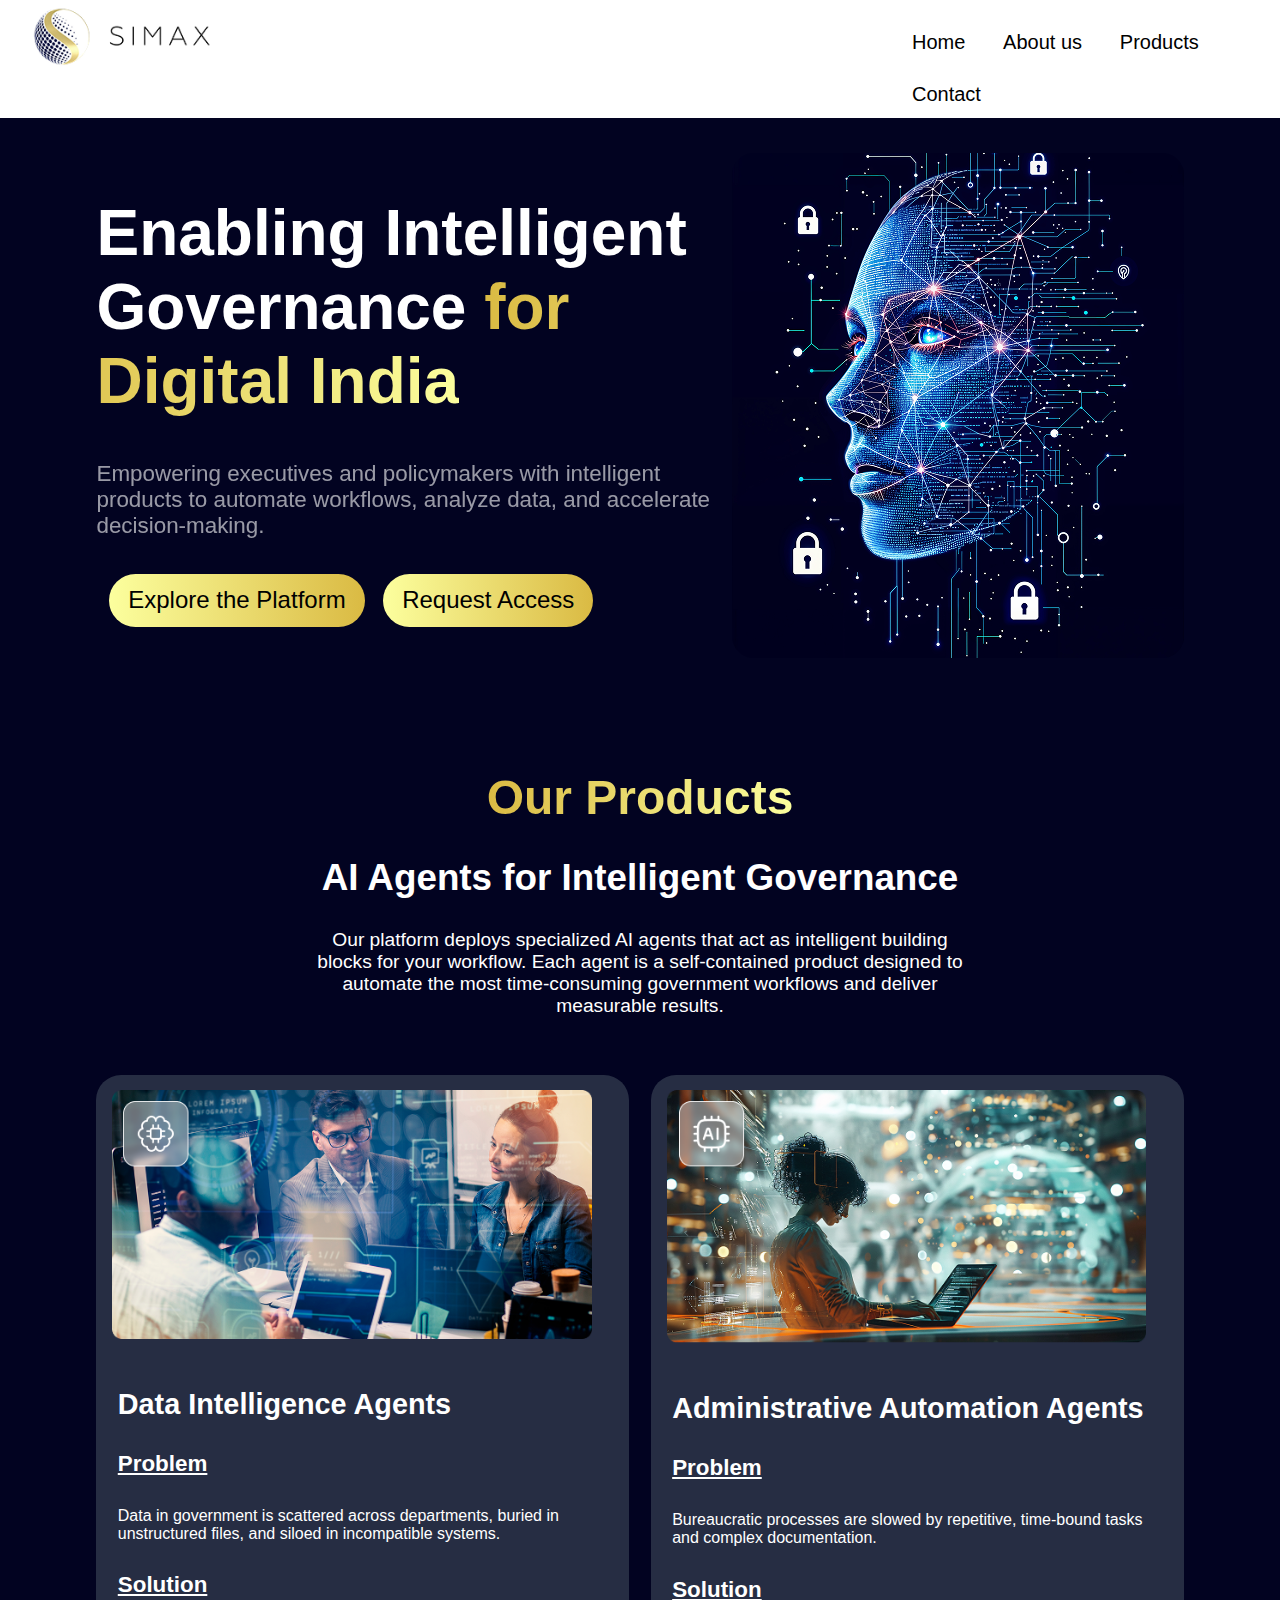
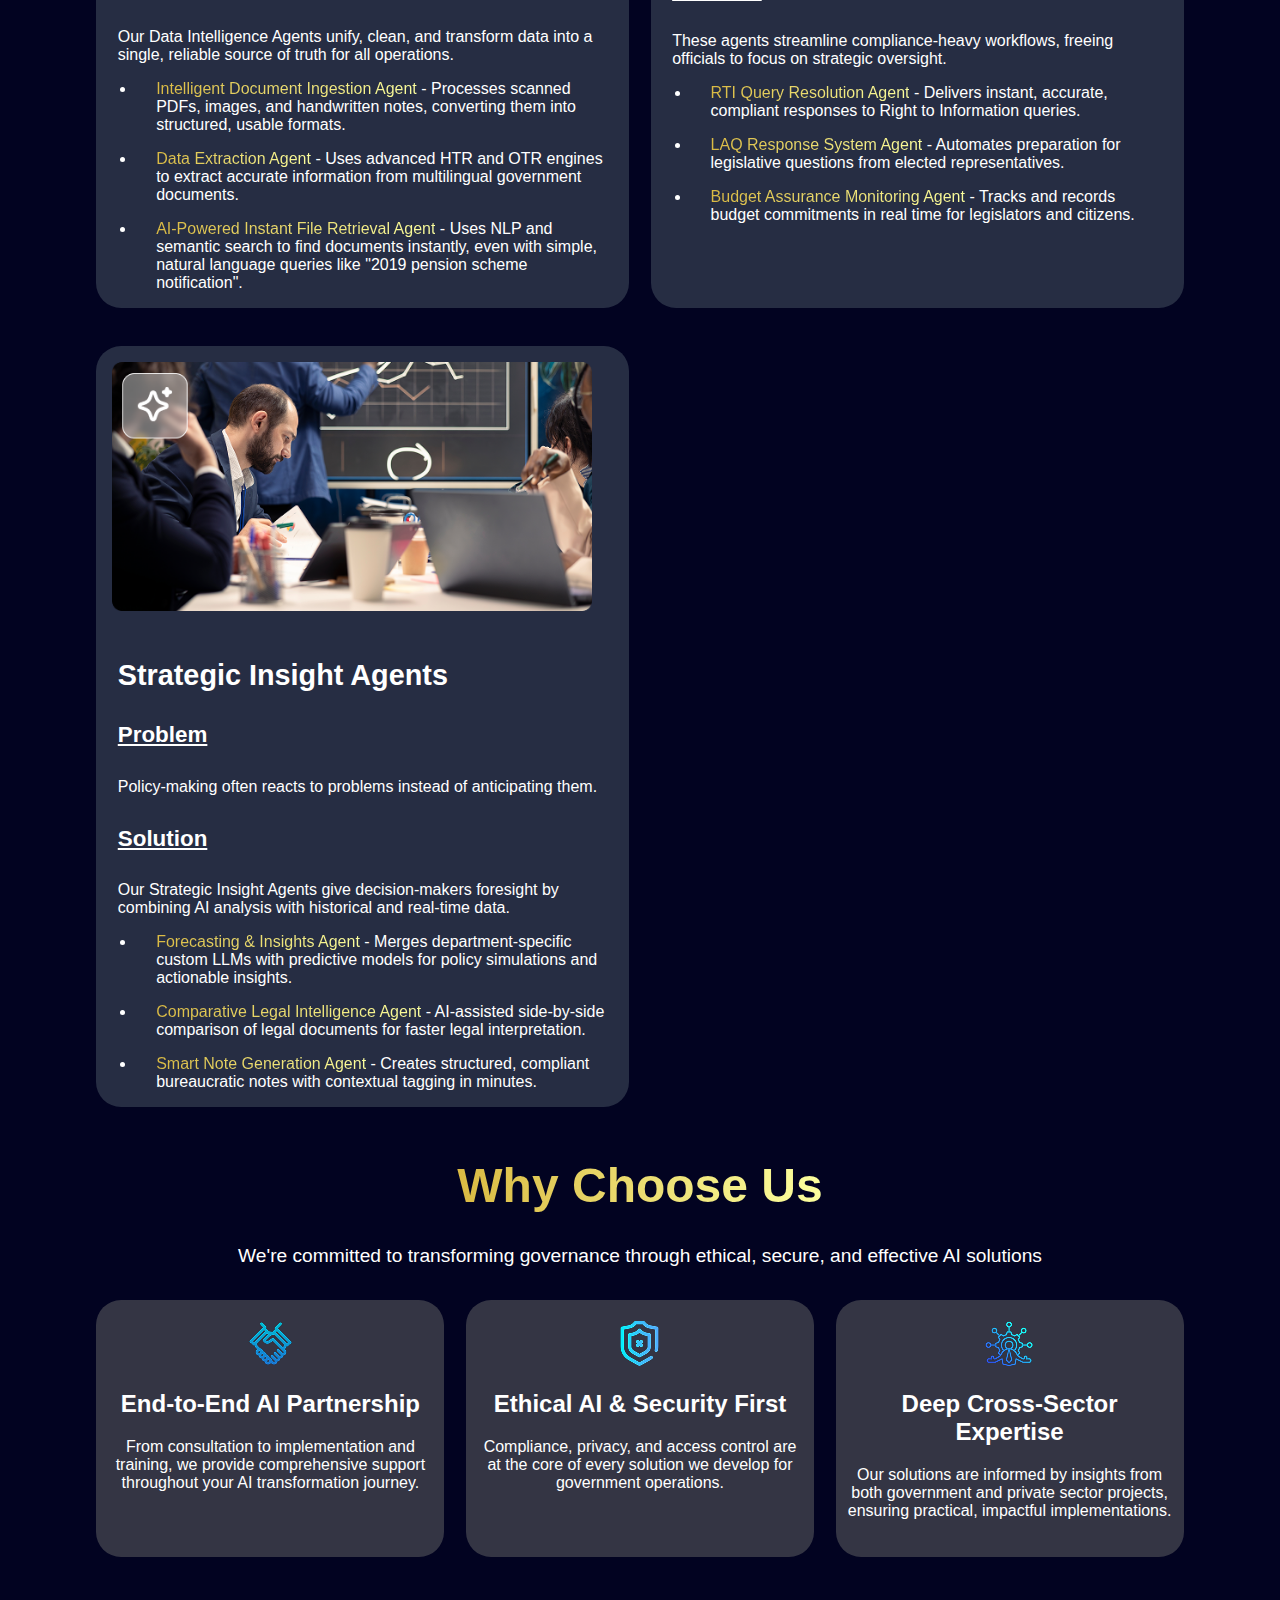
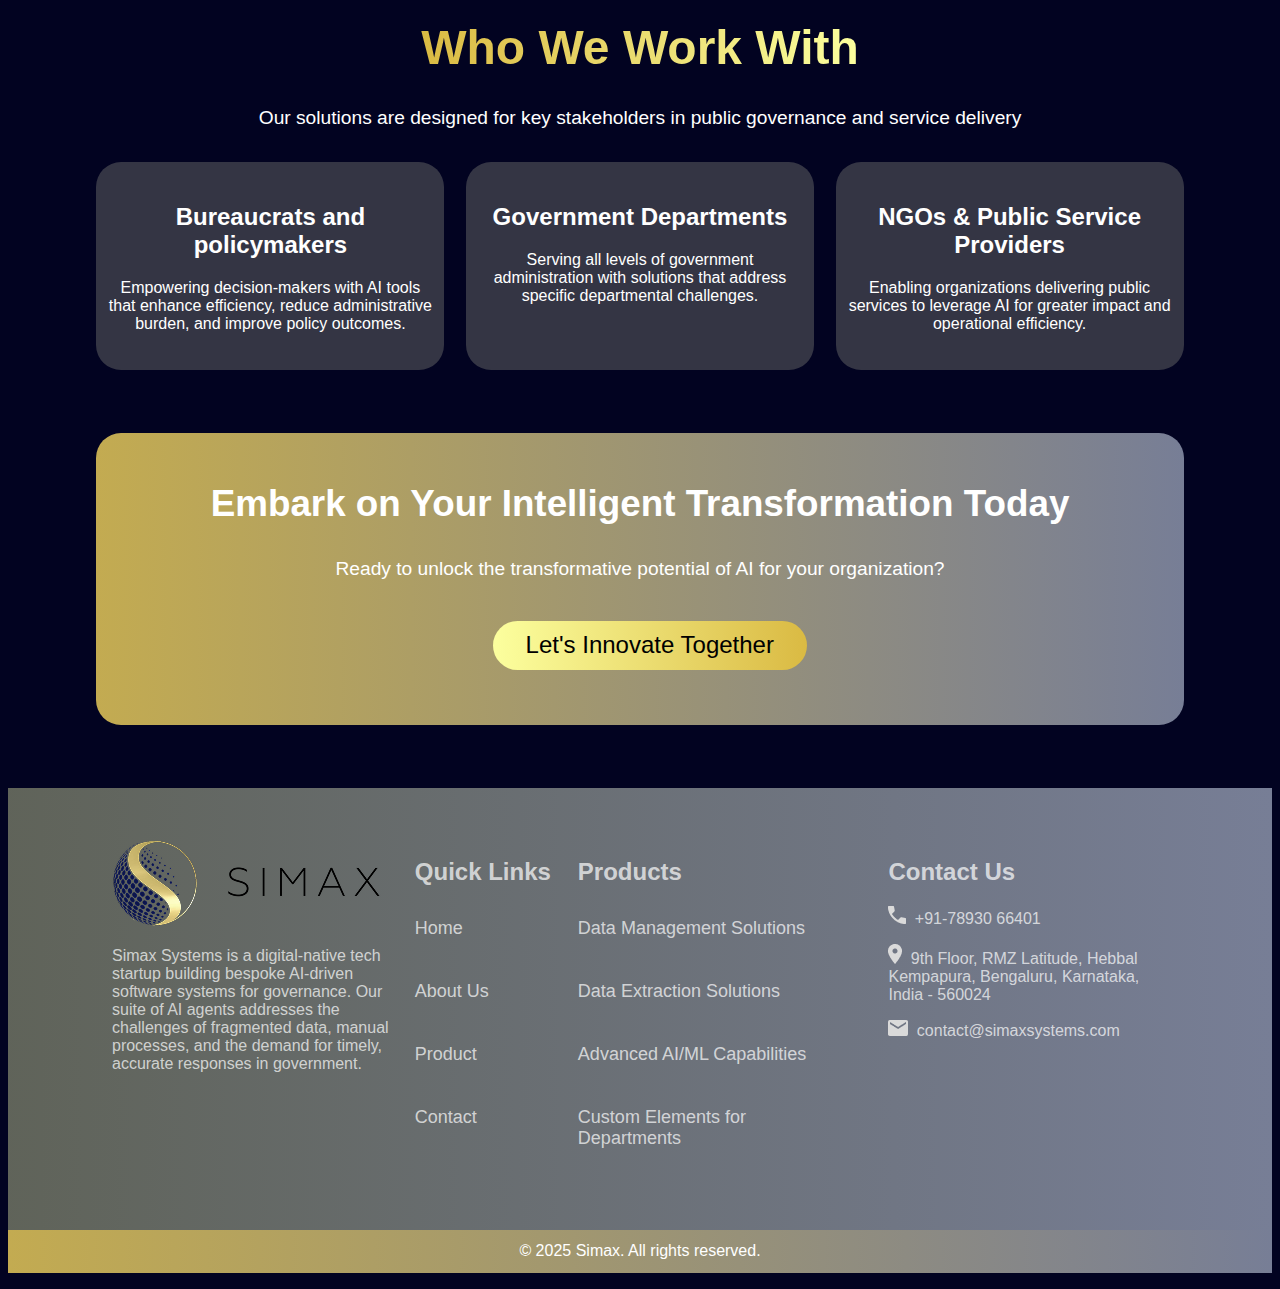
<file: index.html>
<!DOCTYPE html>
<html lang="en">
<head>
    <meta charset="UTF-8">
    <meta name="viewport" content="width=device-width, initial-scale=1.0">
    <title>Simax Systems</title>
    <link rel="stylesheet" href="static/css/index.css">
    <div class="nav">
        <a class="logo" href="index.html"><img src="static/images/logo.png" alt="Simax"></a>
        <div class="hero">        
            <a class="a1" href="index.html">Home</a>
            <a class="a1" href="about.html">About us</a>
            <a class="a1" href="products.html">Products</a>
            <a class="a1" href="contact.html">Contact</a>
            <a class="a1"></a>
        </div>
    </div>    
</head>

<body class="bas">
    <div class="first">
        <div class="first1">
            <h1>Enabling Intelligent Governance <span>for <br> Digital India</span></h1>
            <p>Empowering executives and policymakers with intelligent products to automate workflows, analyze data, and accelerate decision-making.</p>
            <a href="about.html"><button>Explore the Platform</button></a>
            <a href="contact.html"><button>Request Access</button></a>
        </div>
        <div class="first2">
            <img src="static/images/1st.png" alt="1st">
        </div>
    </div> 

    <div class="second">
        <div class="second2">
            <h1><span>Our Products</span></h1>
            <h2>AI Agents for Intelligent Governance</h2>
            <p>Our platform deploys specialized AI agents that act as intelligent building blocks for your workflow. Each agent is a self-contained product designed to automate the most time-consuming government workflows and deliver measurable results.</p>
        </div>

        <div class="second1">
            <img src="static/images/2-1.png" alt="">
            <h3>Data Intelligence Agents</h3>
            <h4>Problem</h4>
            <p>Data in government is scattered across departments, buried in unstructured files, and siloed in incompatible systems.</p>
            <h4>Solution</h4>
            <p>Our Data Intelligence Agents unify, clean, and transform data into a single, reliable source of truth for all operations.</p>
            <ul>
                <li><p><span>Intelligent Document Ingestion Agent</span> - Processes scanned PDFs, images, and handwritten notes, converting them into structured, usable formats.</p></li>
                <li><p><span>Data Extraction Agent</span> - Uses advanced HTR and OTR engines to extract accurate information from multilingual government documents.</p></li>
                <li><p><span>AI-Powered Instant File Retrieval Agent</span> - Uses NLP and semantic search to find documents instantly, even with simple, natural language queries like "2019 pension scheme notification".</p></li>
            </ul>
        </div>

        <div class="second1">
            <img src="static/images/2-2.png" alt="">
            <h3>Administrative Automation Agents</h3>
            <h4>Problem</h4>
            <p>Bureaucratic processes are slowed by repetitive, time-bound tasks and complex documentation.</p>
            <h4>Solution</h4>
            <p>These agents streamline compliance-heavy workflows, freeing officials to focus on strategic oversight.</p>
            <ul>
                <li><p><span>RTI Query Resolution Agent</span> - Delivers instant, accurate, compliant responses to Right to Information queries.</p></li>
                <li><p><span>LAQ Response System Agent</span> - Automates preparation for legislative questions from elected representatives.</p></li>
                <li><p><span>Budget Assurance Monitoring Agent</span> - Tracks and records budget commitments in real time for legislators and citizens.</p></li>
            </ul>
        </div>

        <div class="second1">
            <img src="static/images/2-3.png" alt="">
            <h3>Strategic Insight Agents</h3>
            <h4>Problem</h4>
            <p>Policy-making often reacts to problems instead of anticipating them.</p>
            <h4>Solution</h4>
            <p>Our Strategic Insight Agents give decision-makers foresight by combining AI analysis with historical and real-time data.</p>
            <ul>
                <li><p><span>Forecasting & Insights Agent</span> - Merges department-specific custom LLMs with predictive models for policy simulations and actionable insights.</p></li>
                <li><p><span>Comparative Legal Intelligence Agent</span> - AI-assisted side-by-side comparison of legal documents for faster legal interpretation.</p></li>
                <li><p><span>Smart Note Generation Agent</span> - Creates structured, compliant bureaucratic notes with contextual tagging in minutes.</p></li>
            </ul>
        </div>    
    </div>

    <div class="three">
        <h1><span>Why Choose Us</span></h1>
        <p>We're committed to transforming governance through ethical, secure, and effective AI solutions</p>
        <div class="three2">
            <div class="three1">
                <img src="static/images/3-1.png" alt="">
                <h2>End-to-End AI Partnership</h2>
                <p>From consultation to implementation and training, we provide comprehensive support throughout your AI transformation journey.</p>
            </div>
            <div class="three1">
                <img src="static/images/3-2.png" alt="">
                <h2>Ethical AI & Security First</h2>
                <p>Compliance, privacy, and access control are at the core of every solution we develop for government operations.</p>
            </div>
            <div class="three1">
                <img src="static/images/3-3.png" alt="">
                <h2>Deep Cross-Sector Expertise</h2>
                <p>Our solutions are informed by insights from both government and private sector projects, ensuring practical, impactful implementations.</p>
            </div>
        </div>
    </div>

    <div class="four">
        <h1><span>Who We Work With</span></h1>
        <p>Our solutions are designed for key stakeholders in public governance and service delivery</p>
        <div class="three2">
            <div class="three1">
                <h2>Bureaucrats and policymakers</h2>
                <p>Empowering decision-makers with AI tools that enhance efficiency, reduce administrative burden, and improve policy outcomes.</p>
            </div>
            <div class="three1">
                <h2>Government Departments</h2>
                <p>Serving all levels of government administration with solutions that address specific departmental challenges.</p>
            </div>
            <div class="three1">
                <h2>NGOs & Public Service Providers</h2>
                <p>Enabling organizations delivering public services to leverage AI for greater impact and operational efficiency.</p>
            </div>    
        </div>
    </div>

    <div class="five">
        <h1>Embark on Your Intelligent Transformation Today</h1>
        <p>Ready to unlock the transformative potential of AI for your organization?</p>
        <a href="contact.html"><button class="but">Let's Innovate Together</button></a>
    </div>
    <footer>
        <div class="foo">
            <img src="static/images/f-1.png" alt="logo">
            <p class="foop">Simax Systems is a digital-native tech startup building bespoke AI-driven software systems for governance. Our suite of AI agents addresses the challenges of fragmented data, manual processes, and the demand for timely, accurate responses in government. </p>
        </div>
        <div class="foo1">
            <h2>Quick Links</h2>
            <a class="fa" href="index.html">Home</a><br>
            <a class="fa" href="about.html">About Us</a><br>
            <a class="fa" href="products.html">Product</a><br>
            <a class="fa" href="contact.html">Contact</a><br>
        </div>
        <div class="foo">
            <h2>Products</h2>
            <a class="fa" href="products.html">Data Management Solutions</a><br>
            <a class="fa" href="products.html">Data Extraction Solutions</a><br>
            <a class="fa" href="products.html">Advanced AI/ML Capabilities</a><br>
            <a class="fa" href="products.html">Custom Elements for Departments</a><br>
        </div>
        <div class="foo">
            <h2>Contact Us</h2>
            <p><img src="static/images/ca.png" alt="">+91-78930 66401</p>
            <p><img src="static/images/lo.png" alt="">9th Floor, RMZ Latitude, Hebbal Kempapura, Bengaluru, Karnataka, India - 560024</p>
            <p><img src="static/images/ma.png" alt="">contact@simaxsystems.com</p>
        </div>
    </footer>
    <p class="last">© 2025 Simax. All rights reserved.</p>
</body>
</html>
</file>
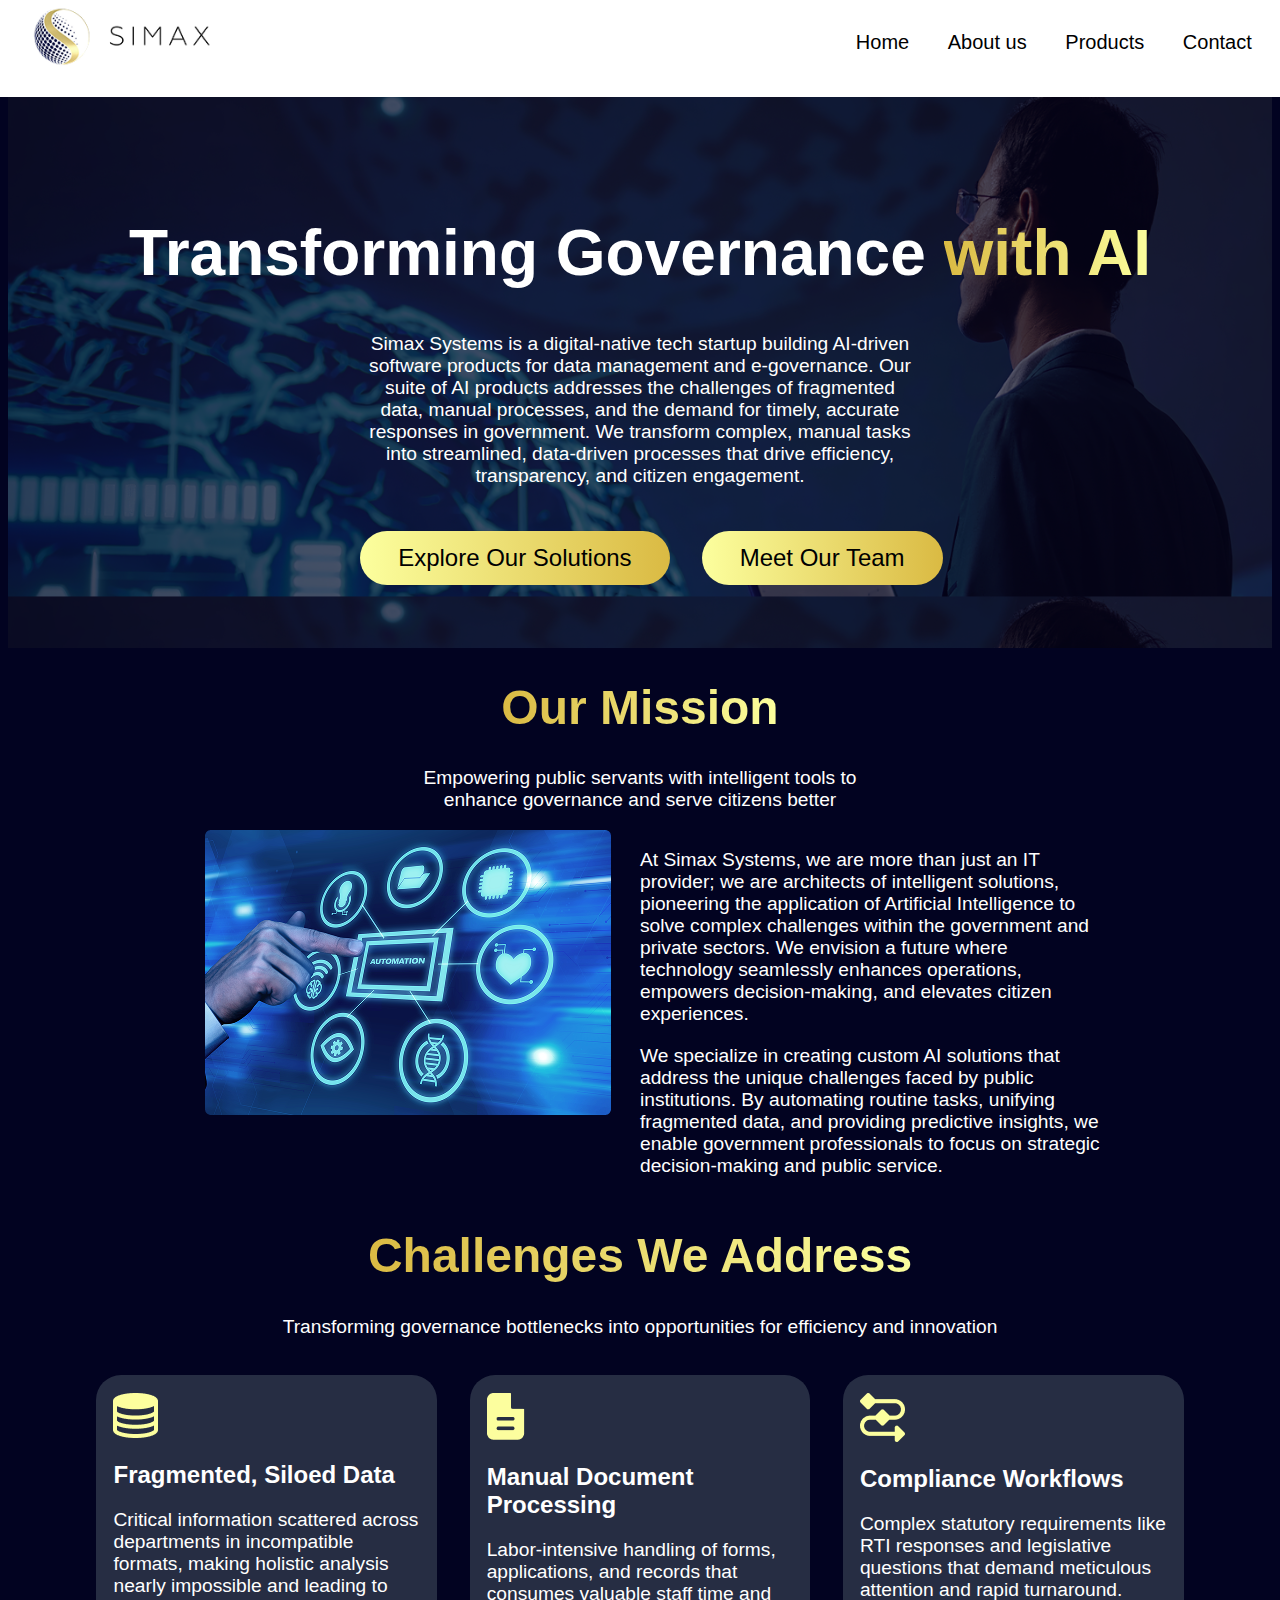
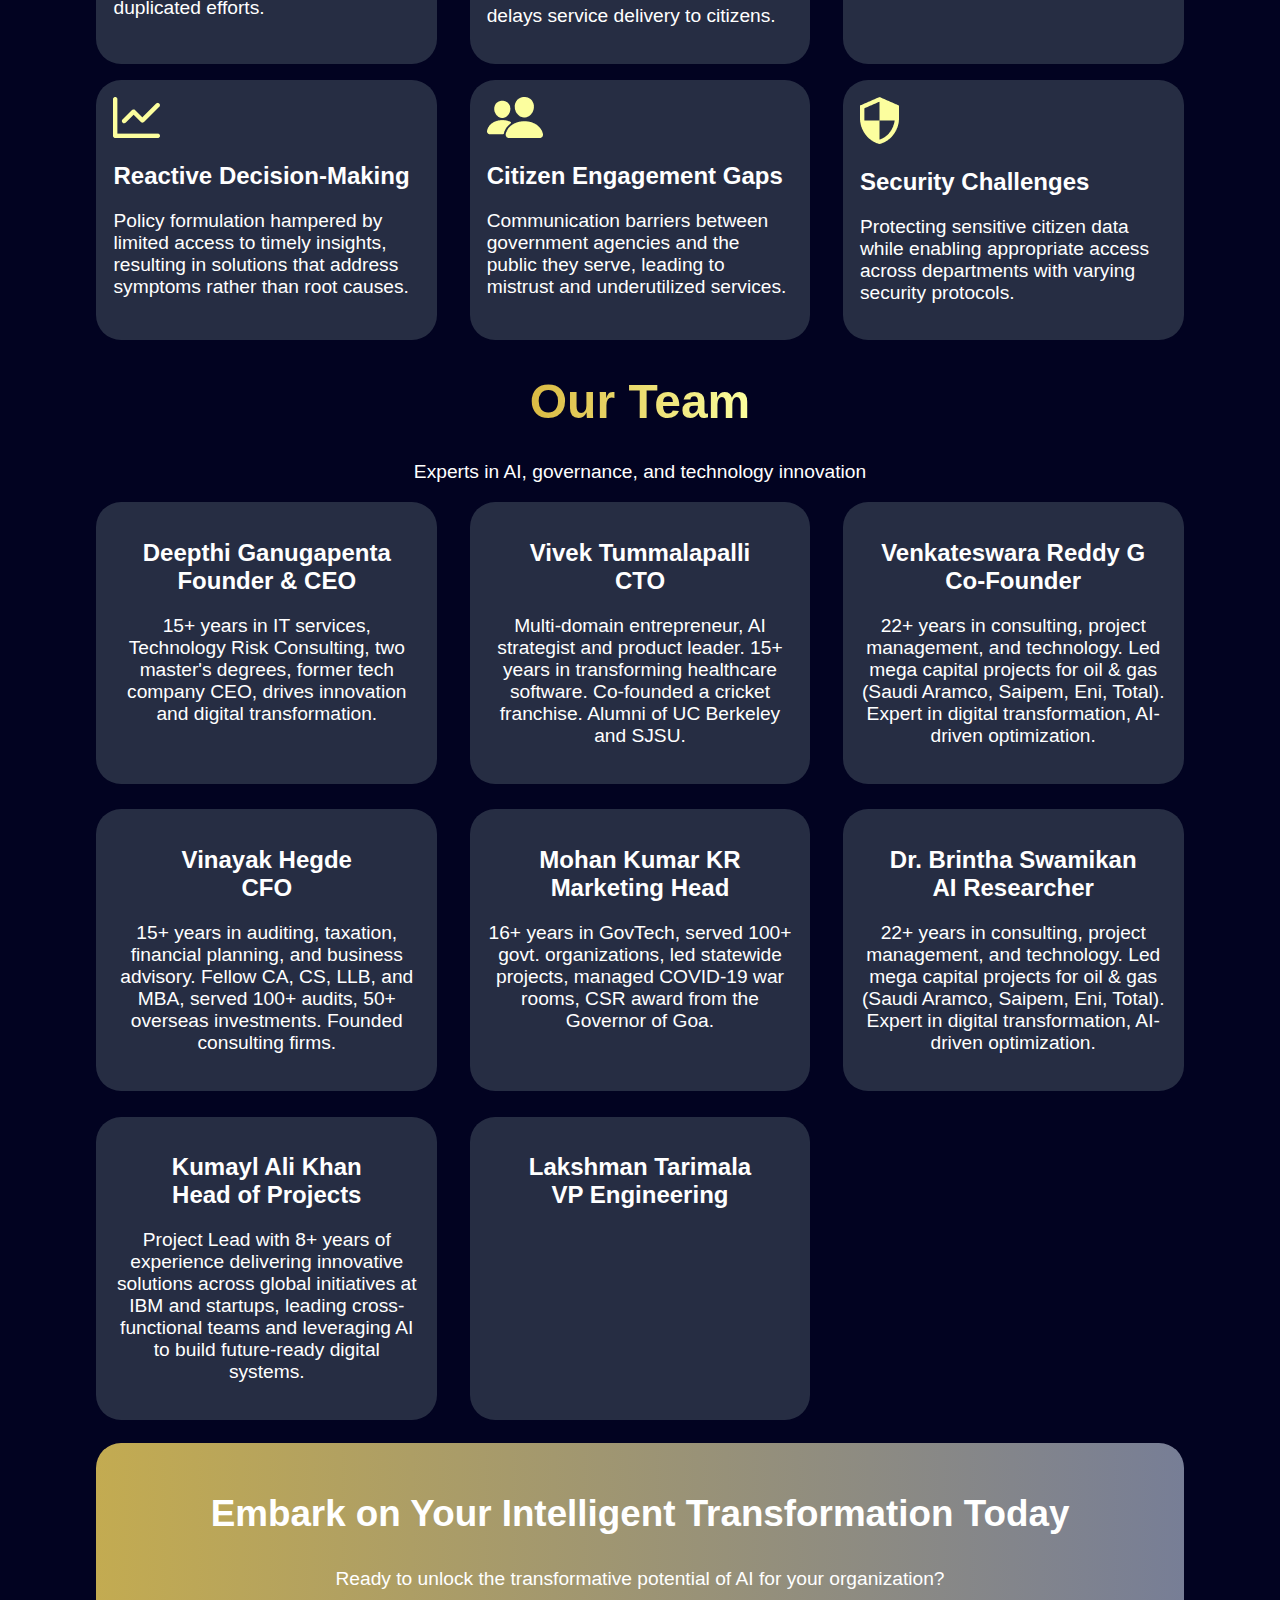
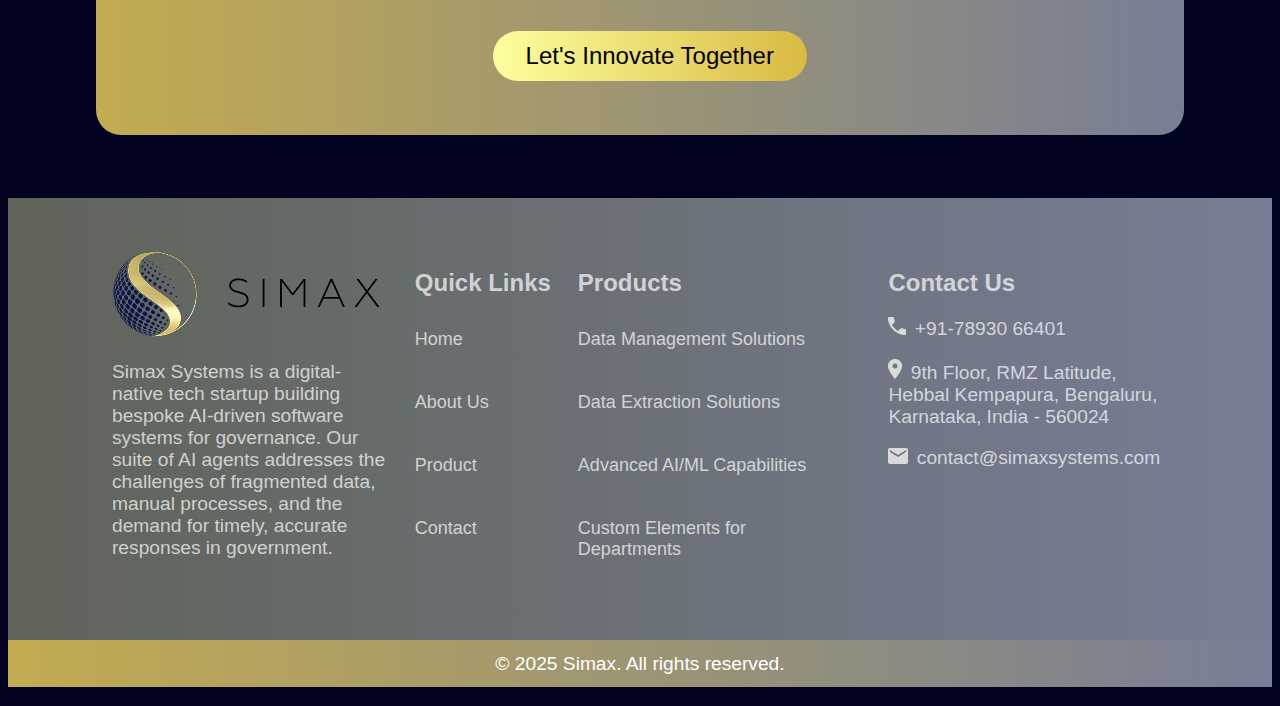
<file: about.html>
<!DOCTYPE html>
<html lang="en">
<head>
    <meta charset="UTF-8">
    <meta name="viewport" content="width=device-width, initial-scale=1.0">
    <title>Simax Systems</title>
    <link rel="stylesheet" href="static/css/about.css">
    <div class="nav">
        <a class="logo" href="index.html"><img src="static/images/logo.png" alt="Simax"></a>
        <div class="hero">        
            <a class="a1" href="index.html">Home</a>
            <a class="a1" href="about.html">About us</a>
            <a class="a1" href="products.html">Products</a>
            <a class="a1" href="contact.html">Contact</a>
            <a class="a1"></a>
        </div>
    </div>    
</head>

<body class="bas">
    <div class="first">
        <h1>Transforming Governance <span>with AI</span></h1>
        <p>Simax Systems is a digital-native tech startup building AI-driven software products for data management and e-governance. Our suite of AI products addresses the challenges of fragmented data, manual processes, and the demand for timely, accurate responses in government. We transform complex, manual tasks into streamlined, data-driven processes that drive efficiency, transparency, and citizen engagement.</p>
        <a href="products.html"><button>Explore Our Solutions</button></a>
        <a href="contact.html"><button>Meet Our Team</button></a>
    </div>

    <div class="second">
        <h1><span>Our Mission</span></h1>
        <p class="secp">Empowering public servants with intelligent tools to enhance governance and serve citizens better</p>
    </div>
    <div class="second1">
        <div class="sec">
            <img src="static/images/ab-2.png" alt="">
        </div>
        <div class="sec1">
            <p>At Simax Systems, we are more than just an IT provider; we are architects of intelligent solutions, pioneering the application of Artificial Intelligence to solve complex challenges within the government and private sectors. We envision a future where technology seamlessly enhances operations, empowers decision-making, and elevates citizen experiences.</p>
            <p>We specialize in creating custom AI solutions that address the unique challenges faced by public institutions. By automating routine tasks, unifying fragmented data, and providing predictive insights, we enable government professionals to focus on strategic decision-making and public service.</p>
        </div>
    </div>

    <div class="three">
        <h1><span>Challenges We Address</span></h1>
        <p>Transforming governance bottlenecks into opportunities for efficiency and innovation</p>
    </div>
    <div class="three1">
        <div class="three2">
            <img src="static/images/ab3-1.png" alt="">
            <h2>Fragmented, Siloed Data</h2>
            <p>Critical information scattered across departments in incompatible formats, making holistic analysis nearly impossible and leading to duplicated efforts.</p>
        </div>
        <div class="three2">
            <img src="static/images/ab3-2.png" alt="">
            <h2>Manual Document Processing</h2>
            <p>Labor-intensive handling of forms, applications, and records that consumes valuable staff time and delays service delivery to citizens.</p>
        </div>
        <div class="three2">
            <img src="static/images/ab3-3.png" alt="">
            <h2>Compliance Workflows</h2>
            <p>Complex statutory requirements like RTI responses and legislative questions that demand meticulous attention and rapid turnaround.</p>
        </div>
        <div class="three2">
            <img src="static/images/ab3-4.png" alt="">
            <h2>Reactive Decision-Making</h2>
            <p>Policy formulation hampered by limited access to timely insights, resulting in solutions that address symptoms rather than root causes.</p>
        </div>
        <div class="three2">
            <img src="static/images/ab3-5.png" alt="">
            <h2>Citizen Engagement Gaps</h2>
            <p>Communication barriers between government agencies and the public they serve, leading to mistrust and underutilized services.</p>
        </div>
        <div class="three2">
            <img src="static/images/ab3-6.png" alt="">
            <h2>Security Challenges</h2>
            <p>Protecting sensitive citizen data while enabling appropriate access across departments with varying security protocols.</p>
        </div>
    </div>


    <div class="four">
        <h1><span>Our Team</span></h1>
        <p>Experts in AI, governance, and technology innovation</p>
    </div>
    <div class="four1">
        <div class="four2">
            <h2>Deepthi Ganugapenta <br> Founder & CEO</h2>
            <p>15+ years in IT services, Technology Risk Consulting, two master's degrees, former tech company CEO, drives innovation and digital transformation.</p>
        </div>
        <div class="four2">
            <h2>Vivek Tummalapalli <br>CTO</h2>
            <p>Multi-domain entrepreneur, AI strategist and product leader. 15+ years in transforming healthcare software. Co-founded a cricket franchise. Alumni of UC Berkeley and SJSU.</p>
        </div>
        <div class="four2">
            <h2>Venkateswara Reddy G<br> Co-Founder</h2>
            <p>22+ years in consulting, project management, and technology. Led mega capital projects for oil & gas (Saudi Aramco, Saipem, Eni, Total). Expert in digital transformation, AI-driven optimization.</p>
        </div>
        <div class="four2">
            <h2>Vinayak Hegde <br>CFO</h2>
            <p>15+ years in auditing, taxation, financial planning, and business advisory. Fellow CA, CS, LLB, and MBA, served 100+ audits, 50+ overseas investments. Founded consulting firms.</p>
        </div>
        <div class="four2">
            <h2>Mohan Kumar KR <br>Marketing Head</h2>
            <p>16+ years in GovTech, served 100+ govt. organizations, led statewide projects, managed COVID-19 war rooms, CSR award from the Governor of Goa.</p>
        </div>
        <div class="four2">
            <h2>Dr. Brintha Swamikan <br>AI Researcher</h2>
            <p>22+ years in consulting, project management, and technology. Led mega capital projects for oil & gas (Saudi Aramco, Saipem, Eni, Total). Expert in digital transformation, AI-driven optimization.</p>
        </div>
        <div class="four2">
            <h2>Kumayl Ali Khan <br>Head of Projects</h2>
            <p>Project Lead with 8+ years of experience delivering innovative solutions across global initiatives at IBM and startups, leading cross-functional teams and leveraging AI to build future-ready digital systems.</p>
        </div>
        <div class="four2">
            <h2>Lakshman Tarimala <br>VP Engineering</h2>
            <p></p>
        </div>
    </div>
    
    <div class="five">
        <h1>Embark on Your Intelligent Transformation Today</h1>
        <p>Ready to unlock the transformative potential of AI for your organization?</p>
        <a href="contact.html"><button>Let's Innovate Together</button></a>
    </div>
    <footer>
        <div class="foo">
            <img src="static/images/f-1.png" alt="logo">
            <p class="foop">Simax Systems is a digital-native tech startup building bespoke AI-driven software systems for governance. Our suite of AI agents addresses the challenges of fragmented data, manual processes, and the demand for timely, accurate responses in government. </p>
        </div>
        <div class="foo1">
            <h2>Quick Links</h2>
            <a class="fa" href="index.html">Home</a><br>
            <a class="fa" href="about.html">About Us</a><br>
            <a class="fa" href="products.html">Product</a><br>
            <a class="fa" href="contact.html">Contact</a><br>
        </div>
        <div class="foo">
            <h2>Products</h2>
            <a class="fa" href="products.html">Data Management Solutions</a><br>
            <a class="fa" href="products.html">Data Extraction Solutions</a><br>
            <a class="fa" href="products.html">Advanced AI/ML Capabilities</a><br>
            <a class="fa" href="products.html">Custom Elements for Departments</a><br>
        </div>
        <div class="foo">
            <h2>Contact Us</h2>
            <p><img src="static/images/ca.png" alt="">+91-78930 66401</p>
            <p><img src="static/images/lo.png" alt="">9th Floor, RMZ Latitude, Hebbal Kempapura, Bengaluru, Karnataka, India - 560024</p>
            <p><img src="static/images/ma.png" alt="">contact@simaxsystems.com</p>
        </div>
    </footer>
    <p class="last">© 2025 Simax. All rights reserved.</p>
</body>
</html>
</file>
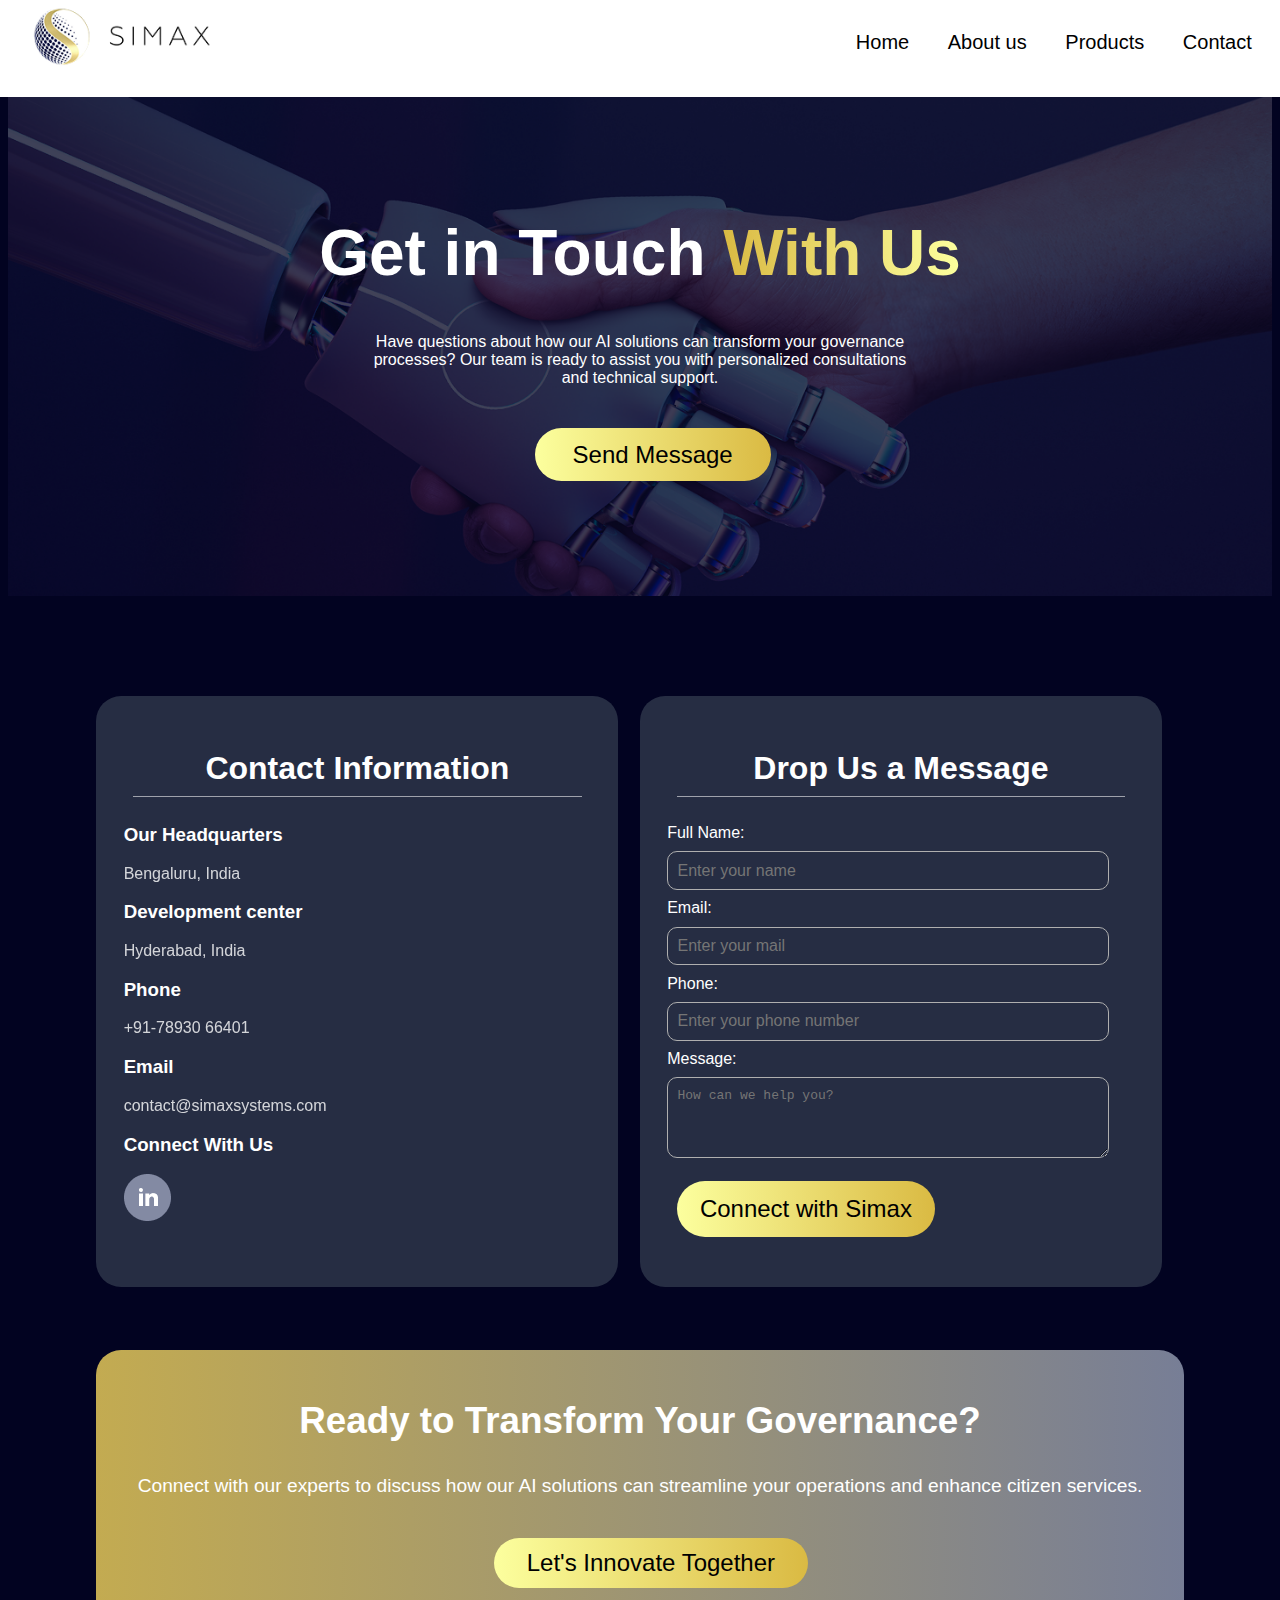
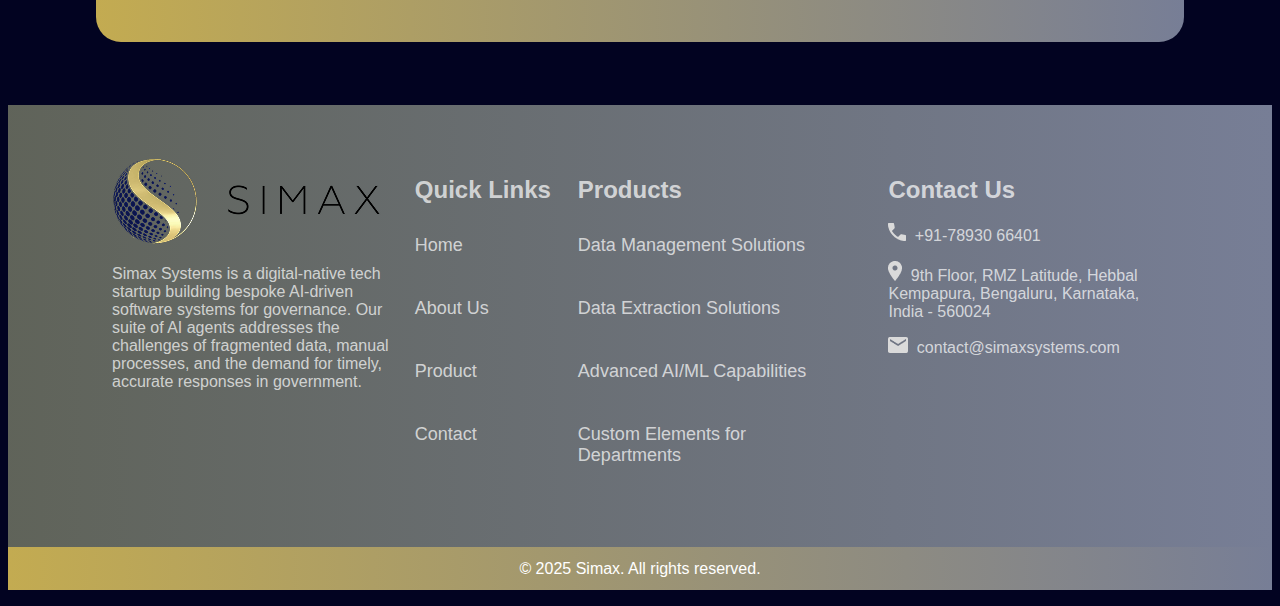
<file: contact.html>
<!DOCTYPE html>
<html lang="en">
<head>
    <meta charset="UTF-8">
    <meta name="viewport" content="width=device-width, initial-scale=1.0">
    <title>Simax Systems</title>
    <link rel="stylesheet" href="static/css/contact.css">
    <div class="nav">
        <a class="logo" href="index.html"><img src="static/images/logo.png" alt="Simax"></a>
        <div class="hero">        
            <a class="a1" href="index.html">Home</a>
            <a class="a1" href="about.html">About us</a>
            <a class="a1" href="products.html">Products</a>
            <a class="a1" href="contact.html">Contact</a>
            <a class="a1"></a>
        </div>
    </div>    
</head>

<body class="bas">
    <div class="first">
        <h1>Get in Touch <span>With Us</span></h1>
        <p>Have questions about how our AI solutions can transform your governance processes? Our team is ready to assist you with personalized consultations and technical support.</p>    
        <a href="#AU"><button>Send Message</button></a>
    </div>


    <div class="two">
        <div class="two1">
            <h2>Contact Information</h2>
            <h3>Our Headquarters</h3>
            <p>Bengaluru, India</p>
            <h3>Development center</h3>
            <p>Hyderabad, India</p>
            <h3>Phone</h3>
            <p>+91-78930 66401</p>
            <h3>Email</h3>
            <p>contact@simaxsystems.com</p>
            <h3>Connect With Us</h3>
            <a href=""><img src="static/images/c-2.png" alt=""></a>
        </div>
        <div class="two2">
            <h2>Drop Us a Message</h2>
            <form action="#" method="POST">
                
                <label for="name">Full Name: </label><br>
                <input type="text" id="name" name="name" required class="in" placeholder="Enter your name"><br>

                <label for="email">Email: </label><br>
                <input type="email" id="email" name="email" required class="in" placeholder="Enter your mail"><br>

                <label for="phone">Phone: </label><br>
                <input type="tel" id="phone" name="phone" class="in" placeholder="Enter your phone number"><br>

                <label for="message">Message: </label><br>
                <textarea id="message" name="message" rows="4" required class="in" placeholder="How can we help you?"></textarea> <br>
                
                <button type="submit" class="but">Connect with Simax</button>
            </form>

        </div>
    </div>



    <div class="five">
        <h1>Ready to Transform Your Governance?</h1>
        <p>Connect with our experts to discuss how our AI solutions can streamline your operations and enhance citizen services.</p>
        <a href="contact.html"><button>Let's Innovate Together</button></a>
    </div>
    <footer>
        <div class="foo">
            <img src="static/images/f-1.png" alt="logo">
            <p class="foop">Simax Systems is a digital-native tech startup building bespoke AI-driven software systems for governance. Our suite of AI agents addresses the challenges of fragmented data, manual processes, and the demand for timely, accurate responses in government. </p>
        </div>
        <div class="foo1">
            <h2>Quick Links</h2>
            <a class="fa" href="index.html">Home</a><br>
            <a class="fa" href="about.html">About Us</a><br>
            <a class="fa" href="products.html">Product</a><br>
            <a class="fa" href="contact.html">Contact</a><br>
        </div>
        <div class="foo">
            <h2>Products</h2>
            <a class="fa" href="products.html">Data Management Solutions</a><br>
            <a class="fa" href="products.html">Data Extraction Solutions</a><br>
            <a class="fa" href="products.html">Advanced AI/ML Capabilities</a><br>
            <a class="fa" href="products.html">Custom Elements for Departments</a><br>
        </div>
        <div class="foo">
            <h2>Contact Us</h2>
            <p><img src="static/images/ca.png" alt="">+91-78930 66401</p>
            <p><img src="static/images/lo.png" alt="">9th Floor, RMZ Latitude, Hebbal Kempapura, Bengaluru, Karnataka, India - 560024</p>
            <p><img src="static/images/ma.png" alt="">contact@simaxsystems.com</p>
        </div>
    </footer>
    <p class="last">© 2025 Simax. All rights reserved.</p>
</body>
</html>
</file>
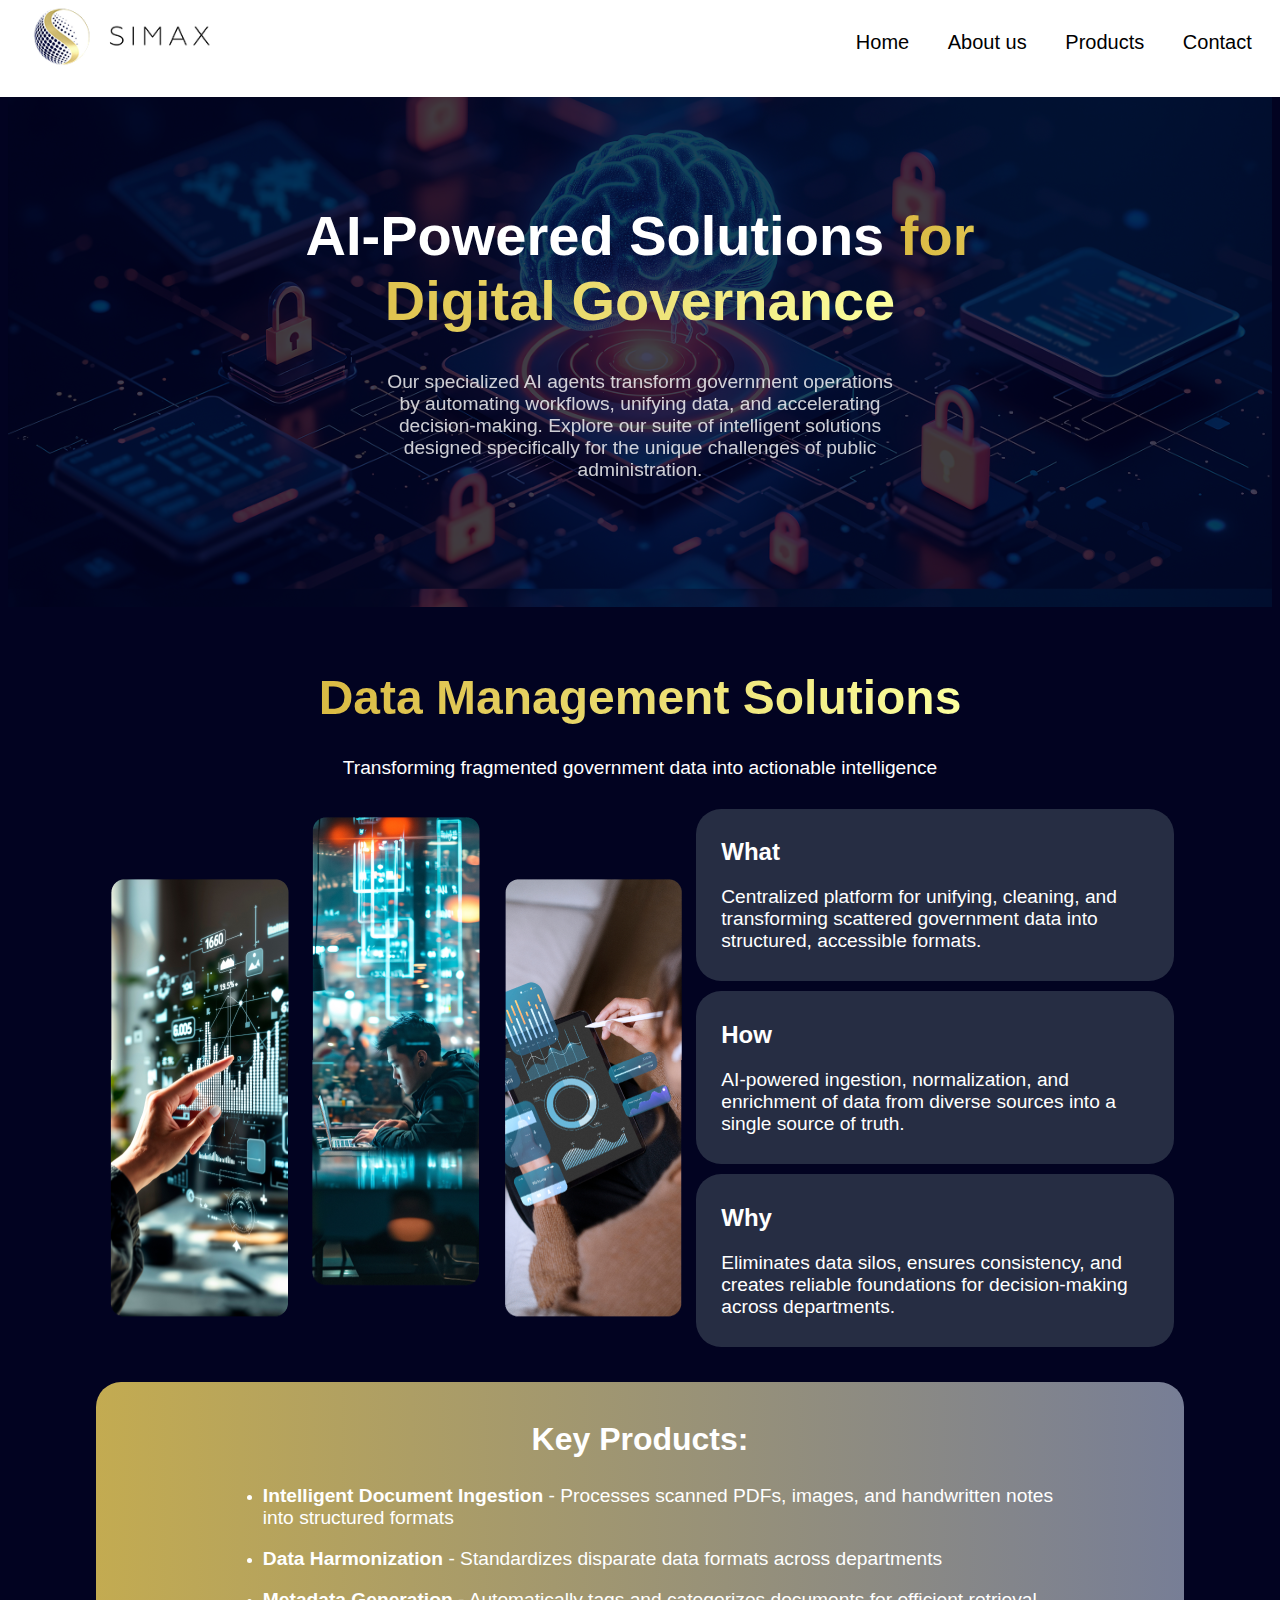
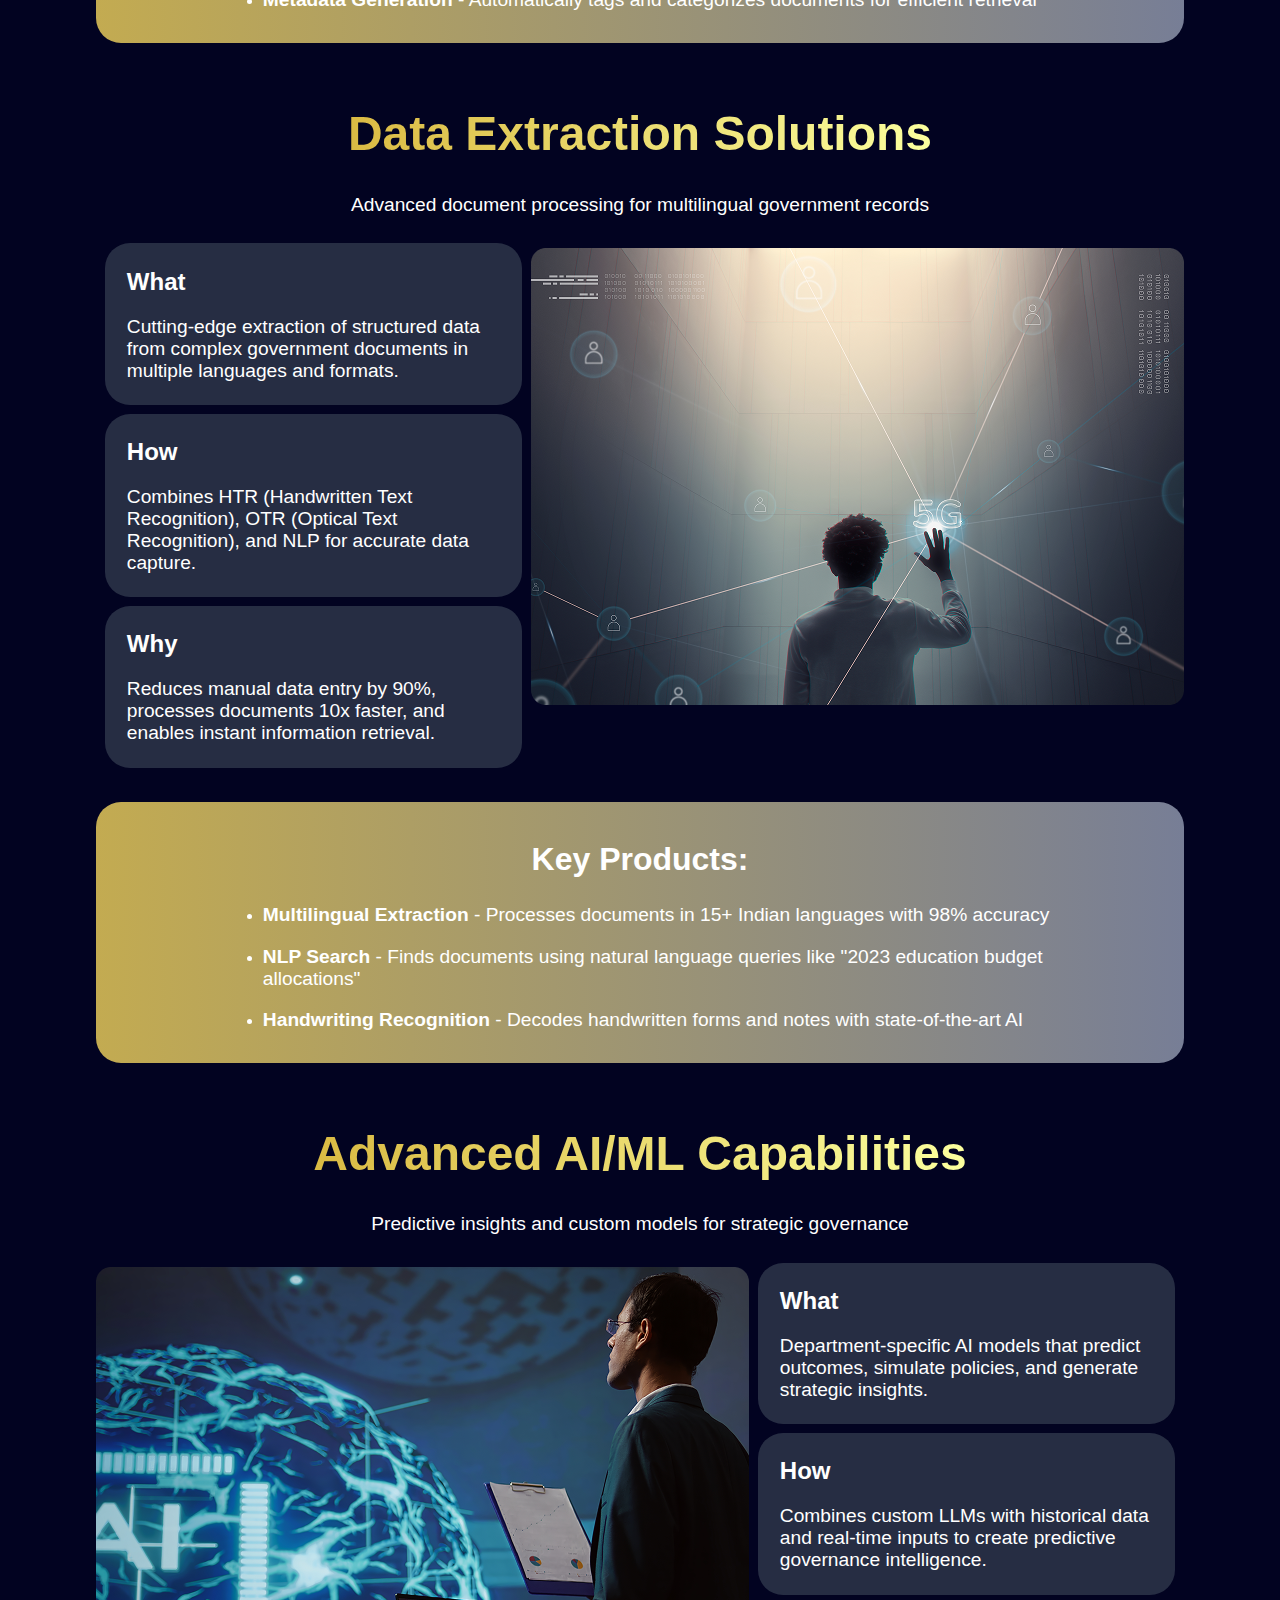
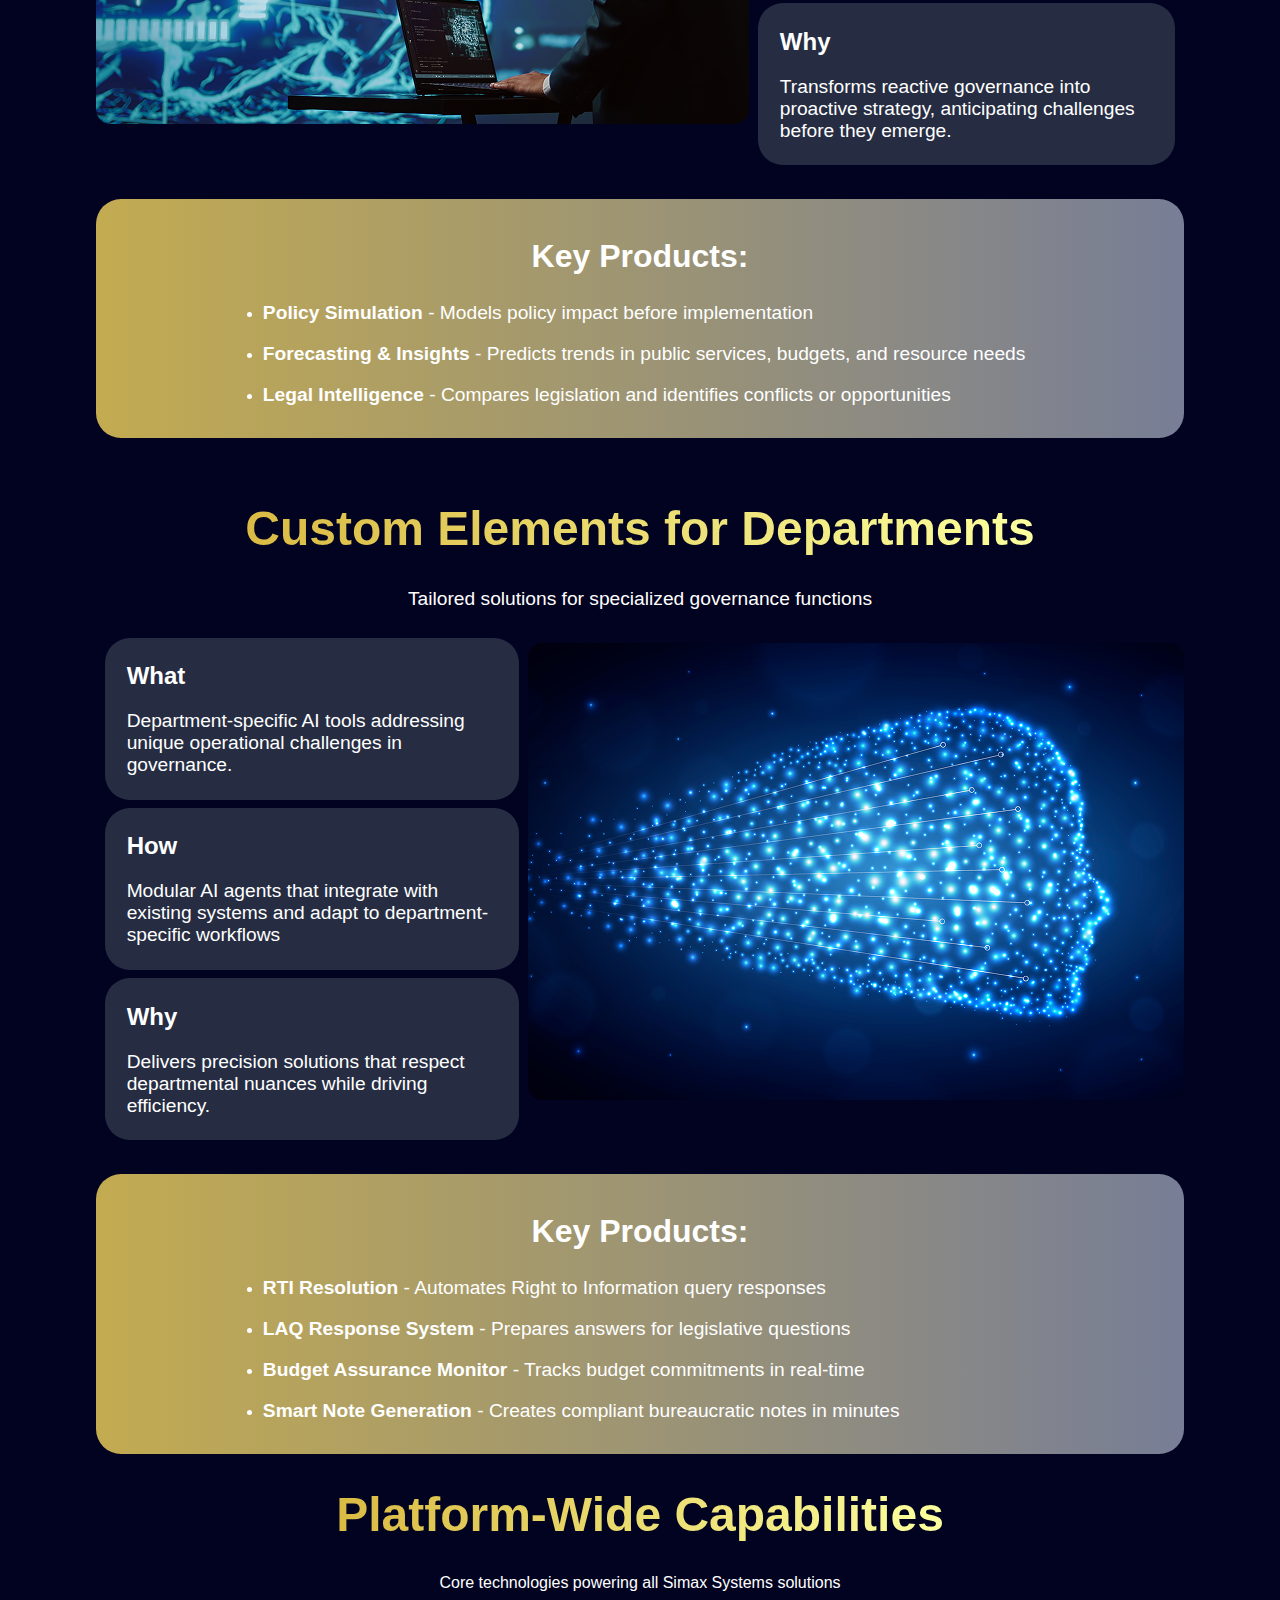
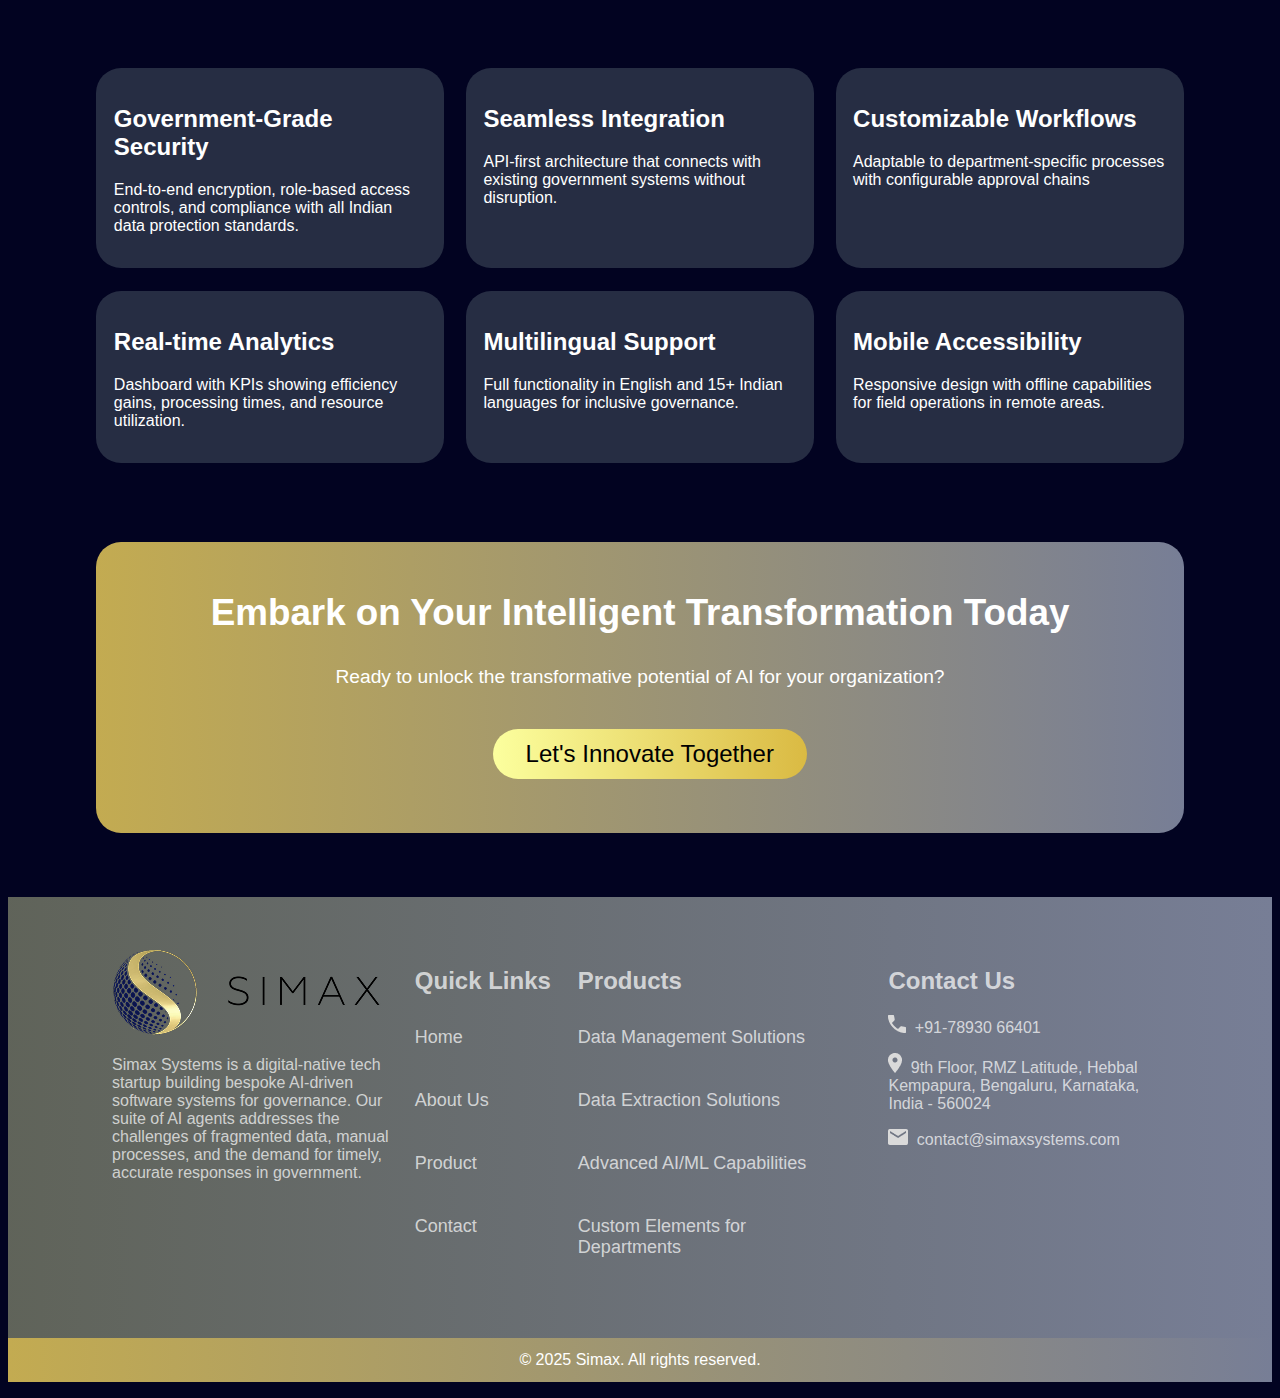
<file: products.html>
<!DOCTYPE html>
<html lang="en">
<head>
    <meta charset="UTF-8">
    <meta name="viewport" content="width=device-width, initial-scale=1.0">
    <title>Simax Systems</title>
    <link rel="stylesheet" href="static/css/products.css">
    <div class="nav">
        <a class="logo" href="index.html"><img src="static/images/logo.png" alt="Simax"></a>
        <div class="hero">
            <a class="a1" href="index.html">Home</a>
            <a class="a1" href="about.html">About us</a>
            <a class="a1" href="products.html">Products</a>
            <a class="a1" href="contact.html">Contact</a>
            <a class="a1"></a>
        </div>
    </div>    
</head>
<body class="bas">
    <div class="one">
        <h1>AI-Powered Solutions <span>for Digital Governance</span></h1>
        <p>Our specialized AI agents transform government operations by automating workflows, unifying data, and accelerating decision-making. Explore our suite of intelligent solutions designed specifically for the unique challenges of public administration.</p>
    </div>

    <div class="two">
        <h1><span>Data Management Solutions</span></h1>
        <p>Transforming fragmented government data into actionable intelligence</p>
        <div class="two1">
            <div class="two11">
                <img src="static/images/p-2.png" alt="">
            </div>
            <div class="two12">
                <div class="t11">
                    <h2>What</h2>
                    <p>Centralized platform for unifying, cleaning, and transforming scattered government data into structured, accessible formats.</p>
                </div>
                <div class="t11">
                    <h2>How</h2>
                    <p>AI-powered ingestion, normalization, and enrichment of data from diverse sources into a single source of truth.</p>
                </div>
                <div class="t11">
                    <h2>Why</h2>
                    <p>Eliminates data silos, ensures consistency, and creates reliable foundations for decision-making across departments.</p>
                </div>
            </div>
        </div>
    </div>

    <div class="three">
        <h2>Key Products:</h2>
        <ul>
            <li><p><b>Intelligent Document Ingestion</b> - Processes scanned PDFs, images, and handwritten notes into structured formats</p></li>
            <li><p><b>Data Harmonization</b> - Standardizes disparate data formats across departments</p></li>
            <li><p><b>Metadata Generation</b> - Automatically tags and categorizes documents for efficient retrieval</p></li>
        </ul>
    </div>
    

    <div class="two">
        <h1><span>Data Extraction Solutions</span></h1>
        <p>Advanced document processing for multilingual government records</p>
        <div class="two1">
            <div class="two12">
                <div class="t12">
                    <h2>What</h2>
                    <p>Cutting-edge extraction of structured data from complex government documents in multiple languages and formats.</p>
                </div>
                <div class="t12">
                    <h2>How</h2>
                    <p>Combines HTR (Handwritten Text Recognition), OTR (Optical Text Recognition), and NLP for accurate data capture.</p>
                </div>
                <div class="t12">
                    <h2>Why</h2>
                    <p>Reduces manual data entry by 90%, processes documents 10x faster, and enables instant information retrieval.</p>
                </div>
            </div>
            <div class="two11">
                <img src="static/images/p-3.png" alt="">
            </div>

        </div>
    </div>

    <div class="three">
        <h2>Key Products:</h2>
        <ul>
            <li><p><b>Multilingual Extraction</b> - Processes documents in 15+ Indian languages with 98% accuracy</p></li>
            <li><p><b>NLP Search</b> - Finds documents using natural language queries like "2023 education budget allocations"</p></li>
            <li><p><b>Handwriting Recognition</b> - Decodes handwritten forms and notes with state-of-the-art AI</p></li>
        </ul>
    </div>

    <div class="two">
        <h1><span>Advanced AI/ML Capabilities</span></h1>
        <p>Predictive insights and custom models for strategic governance</p>
        <div class="two1">
            
            <div class="two11">
                <img src="static/images/p-4.png" alt="">
            </div>

            <div class="two12">
                <div class="t12">
                    <h2>What</h2>
                    <p>Department-specific AI models that predict outcomes, simulate policies, and generate strategic insights.</p>
                </div>
                <div class="t12">
                    <h2>How</h2>
                    <p>Combines custom LLMs with historical data and real-time inputs to create predictive governance intelligence.</p>
                </div>
                <div class="t12">
                    <h2>Why</h2>
                    <p>Transforms reactive governance into proactive strategy, anticipating challenges before they emerge.</p>
                </div>
            </div>
        </div>
    </div>

    <div class="three">
        <h2>Key Products:</h2>
        <ul>
            <li><p><b>Policy Simulation</b> - Models policy impact before implementation</p></li>
            <li><p><b>Forecasting & Insights</b> - Predicts trends in public services, budgets, and resource needs</p></li>
            <li><p><b>Legal Intelligence</b> - Compares legislation and identifies conflicts or opportunities</p></li>
        </ul>
    </div>

    <div class="two">
        <h1><span>Custom Elements for Departments</span></h1>
        <p>Tailored solutions for specialized governance functions</p>
        <div class="two1">
            <div class="two12">
                <div class="t12">
                    <h2>What</h2>
                    <p>Department-specific AI tools addressing unique operational challenges in governance.</p>
                </div>
                <div class="t12">
                    <h2>How</h2>
                    <p>Modular AI agents that integrate with existing systems and adapt to department-specific workflows</p>
                </div>
                <div class="t12">
                    <h2>Why</h2>
                    <p>Delivers precision solutions that respect departmental nuances while driving efficiency.</p>
                </div>
            </div>
            <div class="two11">
                <img src="static/images/p-5.png" alt="">
            </div>

        </div>
    </div>

    <div class="three">
        <h2>Key Products:</h2>
        <ul>
            <li><p><b>RTI Resolution</b> - Automates Right to Information query responses</p></li>
            <li><p><b>LAQ Response System</b> - Prepares answers for legislative questions</p></li>
            <li><p><b>Budget Assurance Monitor</b> - Tracks budget commitments in real-time</p></li>
            <li><p><b>Smart Note Generation</b> - Creates compliant bureaucratic notes in minutes</p></li>
        </ul>
    </div>
    

    
    <div class="thr">
        <h1><span>Platform-Wide Capabilities</span></h1>
        <p>Core technologies powering all Simax Systems solutions</p>
    </div>
    <div class="thr1">
        <div class="thr2">
            <h2>Government-Grade Security</h2>
            <p>End-to-end encryption, role-based access controls, and compliance with all Indian data protection standards.</p>
        </div>
        <div class="thr2">
            <h2>Seamless Integration</h2>
            <p>API-first architecture that connects with existing government systems without disruption.</p>
        </div>
        <div class="thr2">
            <h2>Customizable Workflows</h2>
            <p>Adaptable to department-specific processes with configurable approval chains</p>
        </div>
        <div class="thr2">
            <h2>Real-time Analytics</h2>
            <p>Dashboard with KPIs showing efficiency gains, processing times, and resource utilization.</p>
        </div>
        <div class="thr2">
            <h2>Multilingual Support</h2>
            <p>Full functionality in English and 15+ Indian languages for inclusive governance.</p>
        </div>
        <div class="thr2">
            <h2>Mobile Accessibility</h2>
            <p>Responsive design with offline capabilities for field operations in remote areas.</p>
        </div>
        
    </div>





  

    <div class="five">
        <h1>Embark on Your Intelligent Transformation Today</h1>
        <p>Ready to unlock the transformative potential of AI for your organization?</p>
        <a href="contact.html"><button>Let's Innovate Together</button></a>
    </div>
    <footer>
        <div class="foo">
            <img src="static/images/f-1.png" alt="logo">
            <p class="foop">Simax Systems is a digital-native tech startup building bespoke AI-driven software systems for governance. Our suite of AI agents addresses the challenges of fragmented data, manual processes, and the demand for timely, accurate responses in government. </p>
        </div>
        <div class="foo1">
            <h2>Quick Links</h2>
            <a class="fa" href="index.html">Home</a><br>
            <a class="fa" href="about.html">About Us</a><br>
            <a class="fa" href="products.html">Product</a><br>
            <a class="fa" href="contact.html">Contact</a><br>
        </div>
        <div class="foo">
            <h2>Products</h2>
            <a class="fa" href="products.html">Data Management Solutions</a><br>
            <a class="fa" href="products.html">Data Extraction Solutions</a><br>
            <a class="fa" href="products.html">Advanced AI/ML Capabilities</a><br>
            <a class="fa" href="products.html">Custom Elements for Departments</a><br>
        </div>
        <div class="foo">
            <h2>Contact Us</h2>
            <p><img src="static/images/ca.png" alt="">+91-78930 66401</p>
            <p><img src="static/images/lo.png" alt="">9th Floor, RMZ Latitude, Hebbal Kempapura, Bengaluru, Karnataka, India - 560024</p>
            <p><img src="static/images/ma.png" alt="">contact@simaxsystems.com</p>
        </div>
    </footer>
    <p class="last">© 2025 Simax. All rights reserved.</p>
</body>
</html>
</file>
<file: static/css/index.css>
.nav {
    top: 0;
    left: 0;
    overflow: hidden;
    position: fixed;
    width: 100%;
    background-color: white;
    
}

.hero{
    margin-left: 70%;
    margin-top: 1%;
}

.nav .a1 {
    float:left;
    margin-top: 1.5%;
    margin-right: 1.5%;
    display: block;
    color: black;
    padding: 12px 16px;
    text-decoration: none;
    font-size: 20px;
}


.nav .a1:hover:not(.active) {
    color:  #c67700;
    text-decoration: underline;
}


.logo img {
    height: 15%;
    width: 15%;
    float: left;
    margin-left:2%;
}
head{
    font-family: Arial, Helvetica, sans-serif;
}

body{
    margin-top: 7%;
    background-color: #020321;
    font-family: Arial, Helvetica, sans-serif;
    color: white;
}
span{
    background: linear-gradient(90deg, #DABA43 0%,  #fcff9e 100%);
    -webkit-background-clip: text;
    background-clip: text;
    -webkit-text-fill-color: transparent;
}
button {
    background-image: linear-gradient(90deg, #FCFF9E 0%, #DABA43 100%);
    text-align: center;
    display: inline-block;
    font-size: 150%;
    margin: 0.4% 0.2%;
    cursor: pointer;
    margin-left: 2%;
    margin-top: 2%;
    margin-bottom: 5%;
    padding-inline: 3%;
    border-radius: 35px;
    padding-block: 2%;
    border: none;
}

button:hover {
    background: none;
    border: 3px;
    border: solid white;
    color: white;
}
.first{
    display: grid;
    grid-template-columns: repeat(3, 1fr);
    padding-top: 5%;
    margin-left: 7%;
    margin-right: 7%;
}
.first1 {
  grid-column: 1 / span 2;  
}
.first1 h1{
    font-size: 400%;
}
.first1 p{
    font-size: 140%;
    opacity: 0.6;
}
.second{
    margin-top: 6%;
    text-align: center;
    display: grid;
    grid-template-columns: repeat(2, 1fr);
    gap: 2%;
    margin-left: 7%;
    margin-right: 7%;
}
.second h1{
    font-size: 300%;
}
.second h2{
    font-size: 230%;
}
.second p{
    font-size: 120%;
}
.second1{
    text-align: left;
    background-color: #262D43;
    border-radius: 25px;
}
.second2{
    margin-left: 20%;
    margin-right: 20%;
    grid-column: 1 / span 2; 
}
.second1 img{
    width: 94%;
    margin: 3%;
}
.second1 h3{
    font-size: 180%;
    margin-left: 4%;
    margin-right: 4%;
}
.second1 h4{
    text-decoration: underline;
    font-size: 140%;
    margin-left: 4%;
    margin-right: 4%;
}
.second1 p{
    font-size: 100%;
    margin-left: 4%;
    margin-right: 4%;
}
.three{
    text-align: center;
    margin-top: 10%;
    margin-left: 7%;
    margin-right: 7%;
    
}
.three h1{
    font-size: 300%;
}
.three p{
    font-size: 120%;
}
.four h1{
    font-size: 300%;
}
.four p{
    font-size: 120%;
}
.three2{
    display: grid;
    grid-template-columns: repeat(3, 1fr);
    gap: 2%;
}
.three1{
    background-color: #FEFFD433;
    border-radius: 25px;
    padding: 3%;
    margin-top: 4%;
    padding-bottom: 6%;
    padding-top: 6%;
}
.three1:hover{
    border: 1.5px solid white;
}
.three1 p{
    font-size: 100%;
}
.four{
    text-align: center;
    margin-top: 5%;
    margin-left: 7%;
    margin-right: 7%;
}
.five{
    text-align: center;
    background-image: linear-gradient(90deg, #C3AB51 0%, #777E96 100%);
    padding-top: 2%;
    margin-top: 5%;
    border-radius: 25px;
    margin-left: 7%;
    margin-right: 7%;
}
.five h1{
    font-size: 230%;
}
.five p{
    font-size: 120%;
    margin-top: 3%;
}
footer{
    background-image: linear-gradient(90deg,hsla(70, 13%, 53%, 0.652) 0%, #777E96 100%);
    margin-top: 5%;
    display: grid;
    grid-template-columns: repeat(7, 1fr);
    padding-left: 7%;
    padding-right: 7%;
    padding-top: 4%;
    color: #ffffffb5;
    padding-bottom: 4%;

}
.foo{
    grid-column: span 2;  
    padding-left: 5%; 
    padding-right: 5%; 
}
.fa{
    display: block;
    color: #ffffffb5;
    padding: 12px 16px;
    padding-left: 0;
    text-decoration: none;
    font-size: 18px;
}

.foo img{
    margin-right: 3%;
}

.fa:hover:not(.active) {
    text-decoration: underline;
}

.foo1{
    padding-left: 5%; 
    padding-right: 5%; 
}
.last{
    text-align: center;
    background-image: linear-gradient(90deg, #C3AB51 0%, #777E96 100%);
    margin-top: 0;
    padding: 1%;
}



.but {
    background-image: linear-gradient(90deg, #FCFF9E 0%, #DABA43 100%);
    text-align: center;
    display: inline-block;
    font-size: 150%;
    margin: 0.4% 0.2%;
    cursor: pointer;
    margin-left: 2%;
    margin-top: 2%;
    margin-bottom: 5%;
    padding-inline: 3%;
    border-radius: 35px;
    padding-block: 1%;
    border: none;
}

.but:hover {
    background: none;
    border: 3px;
    border: solid white;
    color: white;
}













/* ---------- FULL MOBILE RESPONSIVE STYLES ---------- */
@media (max-width: 900px) {
    /* Navbar horizontal layout */
    .nav {
        position: static;
        width: 100%;
        display: flex;
        flex-direction: row; /* horizontal */
        align-items: center;
        justify-content: space-between;
        background-color: white;
        padding: 2vw 4vw;
        box-sizing: border-box;
    }
    .logo {
        display: flex;
        align-items: center;
        margin-right: 3vw;
    }
    .logo img {
        width: 12vw;
        max-width: 60px;
        height: auto;
        margin: 0;
    }
    .nav .a1 {
        float: none;
        margin: 0 2vw;
        font-size: 2vw;
        display: inline-block;
        color: black;
        padding: 1vw 2vw;
        text-align: center;
        text-decoration: none;
    }
    .hero{
        margin: 0;
    }
    /* Body and general layout */
    body {
        margin-top: 18vw;
        font-size: 1em;
    }
    .first {
        display: flex;
        flex-direction: column;
        margin: 0 3%;
        padding-top: 8vw;
    }
    .first1 {
        grid-column: unset;
        order: 1;
        text-align: center;
    }
    .first1 h1 {
        font-size: 2em;
        margin-bottom: 1em;
    }
    .first1 p {
        font-size: 1em;
    }
    .first2 {
        order: 2;
        display: flex;
        justify-content: center;
    }
    .first2 img {
        width: 90vw;
        max-width: 400px;
    }

    .second {
        margin: 6vw 3vw 0 3vw;
        display: flex;
        flex-direction: column;
        gap: 2vw;
        text-align: center;
    }
    .second2 {
        margin: 0 auto 3vw auto;
        grid-column: unset;
    }
    .second1 {
        margin: 4vw 0;
        border-radius: 16px;
        padding: 2vw;
        background-color: #262D43;
    }
    .second1 img {
        width: 96vw;
        max-width: 400px;
        margin: 3vw auto;
        display: block;
    }
    .second1 h3, .second1 h4 {
        font-size: 1.2em;
    }
    .second1 p {
        font-size: 1em;
    }
    .three, .four, .five {
        margin: 6vw 2vw;
        text-align: center;
        padding: 2vw 0;
        border-radius: 16px;
    }
    .three2, .four .three2 {
        display: flex;
        flex-direction: column;
        gap: 3vw;
    }
    .three1 {
        margin: 2vw 0;
        padding: 3vw 2vw;
        border-radius: 16px;
        background-color: #FEFFD433;
    }
    .three1:hover {
        border: 1.5px solid white;
    }
    .three1 p {
        font-size: 1em;
    }
    .five h1 {
        font-size: 1.4em;
    }
    .five p {
        font-size: 1em;
    }
    footer {
        display: flex;
        flex-direction: column;
        gap: 2vw;
        padding: 4vw 2vw;
        font-size: 1em;
        background-image: linear-gradient(90deg, hsla(70, 13%, 53%, 0.652) 0%, #777E96 100%);
        margin-top: 5%;
        color: #ffffffb5;
    }
    .foo, .foo1 {
        padding: 0;
        margin-bottom: 2vw;
        border-radius: 10px;
        width: 100%;
    }
    .fa {
        font-size: 16px;
        padding: 8px 0;
    }
    .last {
        font-size: 0.95em;
        padding: 2vw;
        background-image: linear-gradient(90deg, #C3AB51 0%, #777E96 100%);
        margin-top: 0;
        text-align: center;
    }
    button,
    .but {
        font-size: 1em;
        margin: 0.8em 0.4em;
        padding: 0.6em 2em;
        border-radius: 25px;
        background-image: linear-gradient(90deg, #FCFF9E 0%, #DABA43 100%);
        border: none;
        cursor: pointer;
        display: inline-block;
        text-align: center;
    }
    button:hover,
    .but:hover {
        background: none;
        border: 3px solid white;
        color: white;
    }

    /* Responsive images site-wide */
    img {
        max-width: 100%;
        height: auto;
        display: block;
    }
    .first h1, .second h1, .three h1, .four h1 {
        font-size: 1.5em;
        margin: 0;
        margin-bottom: 2%;
        padding: 0;
    }
    .four2 h2{
        font-size: 1.2em;
    }
    .second ul, .second p, .three p, .four p, .five p, .first p , .foo p{
        font-size: 0.90em;
        margin: 0;
        padding: 0;
    }
}

/* Very small screens */
@media (max-width: 550px) {
    .logo img {
        width: 18vw;
        max-width: 40px;
    }
    .hero{
        margin: 0;
    }
    .nav .a1 {
        font-size: 2.5vw;
        padding: 1.2vw 2vw;
        margin: 0 1vw;
    }
    .first1 h1, .second h1, .three h1, .four h1 {
        font-size: 1.15em;
    }
    .second1 ul, .second1 p, .three1 p, .four p, .five p {
        font-size: 0.98em;
    }
    button, .but {
        font-size: 0.98em;
        padding: 0.6em 1.2em;
    }
    .three img{
        margin-left: 42%;
    }
}

.second1 img{
    width: 90%;
}
</file>
<file: static/css/about.css>
.nav {
    top: 0;
    left: 0;
    overflow: hidden;
    position: fixed;
    width: 100%;
    background-color: white;
    
}

.hero{
    margin-top: 1%;
    float:right;
}

.nav .a1 {
    float: left;
    margin-top: 1.5%;
    margin-right: 1.5%;
    display: block;
    color: black;
    padding: 12px 16px;
    text-decoration: none;
    font-size: 20px;
}


.nav .a1:hover:not(.active) {
    color:  #c67700;
    text-decoration: underline;
}
.logo img {
    height: 15%;
    width: 15%;
    float: left;
    margin-left:2%;
}
head{
    font-family: Arial, Helvetica, sans-serif;
}

body{
    margin-top: 7%;
    background-color: #020321;
    font-family: Arial, Helvetica, sans-serif;
    color: white;
}
span{
    background: linear-gradient(90deg, #DABA43 0%,  #fcff9e 100%);
    -webkit-background-clip: text;
    background-clip: text;
    -webkit-text-fill-color: transparent;
}

.five{
    text-align: center;
    background-image: linear-gradient(90deg, #C3AB51 0%, #777E96 100%);
    padding-top: 2%;
    margin-top: 6%;
    border-radius: 25px;
    margin-left: 7%;
    margin-right: 7%;
}
.five h1{
    font-size: 230%;
}
.five p{
    font-size: 120%;
    margin-top: 3%;
}
footer{
    background-image: linear-gradient(90deg,hsla(70, 13%, 53%, 0.652) 0%, #777E96 100%);
    margin-top: 5%;
    display: grid;
    grid-template-columns: repeat(7, 1fr);
    padding-left: 7%;
    padding-right: 7%;
    padding-top: 4%;
    color: #ffffffb5;
    padding-bottom: 4%;

}
.foo{
    grid-column: span 2;  
    padding-left: 5%; 
    padding-right: 5%; 
}
.fa{
    display: block;
    color: #ffffffb5;
    padding: 12px 16px;
    padding-left: 0;
    text-decoration: none;
    font-size: 18px;
}

.foo img{
    margin-right: 3%;
}

.fa:hover:not(.active) {
    text-decoration: underline;
}

.foo1{
    padding-left: 5%; 
    padding-right: 5%; 
}
.last{
    text-align: center;
    background-image: linear-gradient(90deg, #C3AB51 0%, #777E96 100%);
    margin-top: 0;
    padding: 1%;
}

.first{
    background-image: url('/static/images/ab1-1.png');
    background-size: 100%;
    text-align: center;
}
.first h1{
    font-size: 400%;
    padding-top: 10%;
}
.first p{
    padding-left: 28%;
    padding-right: 28%;
}
button {
    background-image: linear-gradient(90deg, #FCFF9E 0%, #DABA43 100%);
    text-align: center;
    display: inline-block;
    font-size: 150%;
    margin: 0.4% 0.2%;
    cursor: pointer;
    margin-left: 2%;
    margin-top: 2%;
    margin-bottom: 5%;
    padding-inline: 3%;
    border-radius: 35px;
    padding-block: 1%;
    border: none;
}

button:hover {
    background: none;
    border: 3px;
    border: solid white;
    color: white;
}
.second{
    text-align: center;
    margin-left: 7%;
    margin-right: 7%;
}
.secp{
    margin-left: 30%;
    margin-right: 30%;
}

.second1{
    display: grid;
    grid-template-columns: repeat(2, 1fr);
    margin-left: 7%;
    margin-right: 7%;
}
.sec{
    padding-left: 20%;
}
.sec1{
    padding-right: 15%;
}

p{
    font-size: 120%;
}
.second h1{
    font-size: 300%;
}
.three h1{
    margin-top: 3%;
    font-size: 300%;
}
.three{
    text-align: center;
    margin-left: 7%;
    margin-right: 7%;
    margin-bottom: 3%;
}
.three1{
    display: grid;
    grid-template-columns: repeat(3, 1fr);
    gap: 3%;
    margin-left: 7%;
    margin-right: 7%;
}
.three2{
    align-items: center;
    padding: 5%;
    background-color: #262D43;
    border-radius: 25px;
}
.three2:hover{
    border: 1.5px solid #FCFF9E;
}

.four{
    margin-top: 4%;
    text-align: center;
    margin-left: 7%;
    margin-right: 7%;
}
.four h1{
    font-size: 300%;
}

.four1{
    display: grid;
    grid-template-columns: repeat(3, 1fr);
    gap: 3%;
    margin-left: 7%;
    margin-right: 7%;
}

.four2{
    align-items: center;
    text-align: center;
    padding: 5%;
    background-color: #262D43;
    border-radius: 25px;
}
.four2:hover{
    border: 1.5px solid #FCFF9E;
}





















/* ---------- FULL MOBILE RESPONSIVE STYLES ---------- */
@media (max-width: 900px) {
    /* Navbar horizontal layout */
    .nav {
        position: static;
        width: 100%;
        display: flex;
        flex-direction: row; /* horizontal */
        align-items: center;
        justify-content: space-between;
        background-color: white;
        padding: 2vw 4vw;
        box-sizing: border-box;
    }
    .logo {
        display: flex;
        align-items: center;
        margin-right: 3vw;
    }
    .logo img {
        width: 12vw;
        max-width: 60px;
        height: auto;
        margin: 0;
    }
    .nav .a1 {
        float: none;
        margin: 0 2vw;
        font-size: 2vw;
        display: inline-block;
        color: black;
        padding: 1vw 2vw;
        text-align: center;
        text-decoration: none;
    }

    /* Body and general layout */
    body {
        margin-top: 18vw;
        font-size: 1em;
    }
    .first {
        display: flex;
        flex-direction: column;
        margin: 0 3%;
        padding-top: 8vw;
    }
    .first1 {
        grid-column: unset;
        order: 1;
        text-align: center;
    }
    .first1 h1 {
        font-size: 1em;
        margin-bottom: 1em;
    }
    .first1 p {
        font-size: 1em;
    }
    .first2 {
        order: 2;
        display: flex;
        justify-content: center;
    }
    .first2 img {
        width: 90vw;
        max-width: 400px;
    }

    .second {
        margin: 6vw 3vw 0 3vw;
        display: flex;
        flex-direction: column;
        gap: 2vw;
        text-align: center;
    }
    .second2 {
        margin: 0 auto 3vw auto;
        grid-column: unset;
    }
    .second1 {
        margin: 4vw 0;
        border-radius: 16px;
        padding: 2vw;
        background-color: #262D43;
    }
    .second1 img {
        width: 96vw;
        max-width: 400px;
        margin: 3vw auto;
        display: block;
    }
    .second1 h3, .second1 h4 {
        font-size: 1.2em;
    }
    .second1 p {
        font-size: 1em;
    }
    .three, .four, .five {
        margin: 6vw 2vw;
        text-align: center;
        padding: 2vw 0;
        border-radius: 16px;
    }
    .three2, .four .three2 {
        display: flex;
        flex-direction: column;
        gap: 3vw;
    }
    .three1 {
        margin: 2vw 0;
        padding: 3vw 2vw;
        border-radius: 16px;
        background-color: #FEFFD433;
    }
    .three1:hover {
        border: 1.5px solid white;
    }
    .three1 p {
        font-size: 1em;
    }
    .five h1 {
        font-size: 1.4em;
    }
    .five p {
        font-size: 1em;
    }
    footer {
        display: flex;
        flex-direction: column;
        gap: 2vw;
        padding: 4vw 2vw;
        font-size: 1em;
        background-image: linear-gradient(90deg, hsla(70, 13%, 53%, 0.652) 0%, #777E96 100%);
        margin-top: 5%;
        color: #ffffffb5;
    }
    .foo, .foo1 {
        padding: 0;
        margin-bottom: 2vw;
        border-radius: 10px;
        width: 100%;
    }
    .fa {
        font-size: 16px;
        padding: 8px 0;
    }
    .last {
        font-size: 0.95em;
        padding: 2vw;
        background-image: linear-gradient(90deg, #C3AB51 0%, #777E96 100%);
        margin-top: 0;
        text-align: center;
    }
    button,
    .but {
        font-size: 1em;
        margin: 0.8em 0.4em;
        padding: 0.6em 2em;
        border-radius: 25px;
        background-image: linear-gradient(90deg, #FCFF9E 0%, #DABA43 100%);
        border: none;
        cursor: pointer;
        display: inline-block;
        text-align: center;
    }
    button:hover,
    .but:hover {
        background: none;
        border: 3px solid white;
        color: white;
    }

    /* Responsive images site-wide */
    img {
        max-width: 100%;
        height: auto;
        display: block;
    }
    .first{
        margin: 0;
        margin-top: 2%;
        margin-bottom: 2%;
        padding: 0;
    }
    body{
        margin: 0;
        padding: 0;
    }
    .second{
        padding: 0;
        margin: 0;
    }
    .second h1{
        margin: 0;
        padding: 0;
    }
    .second p{
        margin: 0;
        padding: 0;
    }
    .second1{
        display: block;
    }
    .second1 img{
        padding: 0;
        margin: 0;
        height: 200px;
        width: 300px;
    }

    .three1{
        display: block;
    }
    .three2{
        margin-top: 1%;
    }
    .four1{
        display: block;
    }
    .four2{
        margin-top: 1%;
    }
    .hero{
        margin: 0;
    }
    .first h1, .second h1, .three h1, .four h1 {
        font-size: 1.5em;
        margin: 0;
        margin-bottom: 2%;
        padding: 0;
    }
    .four2 h2{
        font-size: 1em;
    }
    .second ul, .second p, .three p, .four p, .five p, .first p , .foo p{
        font-size: 0.70em;
        margin: 0;
        padding: 0;
    }
}

/* Very small screens */
@media (max-width: 550px) {
    .logo img {
        width: 18vw;
        max-width: 40px;
    }
    .hero{
        margin: 0;
    }
    .nav .a1 {
        font-size: 2.5vw;
        padding: 1.2vw 2vw;
        margin: 0 1vw;
    }
    .first h1, .second h1, .three h1, .four h1 {
        font-size: 1.15em;
        margin: 0;
        margin-bottom: 2%;
        padding: 0;
    }
    .second ul, .second p, .three p, .four p, .five p, .first p {
        font-size: 0.90em;
        margin: 0;
        padding: 0;
    }
    button, .but {
        font-size: 0.98em;
        padding: 0.6em 1.2em;
    }
    .first{
        margin: 0;
        margin-top: 2%;
        margin-bottom: 2%;
        padding: 0;
    }
    body{
        margin: 0;
        padding: 0;
    }
    .second{
        padding: 0;
        margin: 0;
    }
    .second h1{
        margin: 0;
        padding: 0;
    }
    .second p{
        margin: 0;
        padding: 0;
    }
    .second1{
        display: block;
    }
    .second1 img{
        padding: 0;
        margin: 0;
        height: 200px;
        width: 300px;
    }

    .three1{
        display: block;
    }
    .three2{
        margin-top: 1%;
    }
    .four1{
        display: block;
    }
    .four2{
        margin-top: 1%;
    }
}
</file>
<file: static/css/contact.css>
.nav {
    top: 0;
    left: 0;
    overflow: hidden;
    position: fixed;
    width: 100%;
    background-color: white;
    
}

.hero{
    margin-top: 1%;
    float:right;
}

.nav .a1 {
    float: left;
    margin-top: 1.5%;
    margin-right: 1.5%;
    display: block;
    color: black;
    padding: 12px 16px;
    text-decoration: none;
    font-size: 20px;
}

.nav .a1:hover:not(.active) {
    color:  #c67700;
    text-decoration: underline;
}


.logo img {
    height: 15%;
    width: 15%;
    float: left;
    margin-left:2%;
}
head{
    font-family: Arial, Helvetica, sans-serif;
}

body{
    margin-top: 7%;
    background-color: #020321;
    font-family: Arial, Helvetica, sans-serif;
    color: white;
}
span{
    background: linear-gradient(90deg, #DABA43 0%,  #fcff9e 100%);
    -webkit-background-clip: text;
    background-clip: text;
    -webkit-text-fill-color: transparent;
}
button {
    background-image: linear-gradient(90deg, #FCFF9E 0%, #DABA43 100%);
    text-align: center;
    display: inline-block;
    font-size: 150%;
    cursor: pointer;
    margin-left: 2%;
    margin-top: 2%;
    margin-bottom: 5%;
    padding-inline: 3%;
    border-radius: 35px;
    padding-block: 1%;
    border: none;
}

button:hover {
    background: none;
    border: 2px;
    border: solid white;
    color: white;
}
.five{
    text-align: center;
    background-image: linear-gradient(90deg, #C3AB51 0%, #777E96 100%);
    padding-top: 2%;
    margin-top: 5%;
    border-radius: 25px;
    margin-left: 7%;
    margin-right: 7%;
}
.five h1{
    font-size: 230%;
}
.five p{
    font-size: 120%;
    margin-top: 3%;
}
footer{
    background-image: linear-gradient(90deg,hsla(70, 13%, 53%, 0.652) 0%, #777E96 100%);
    margin-top: 5%;
    display: grid;
    grid-template-columns: repeat(7, 1fr);
    padding-left: 7%;
    padding-right: 7%;
    padding-top: 4%;
    color: #ffffffb5;
    padding-bottom: 4%;

}
.foo{
    grid-column: span 2;  
    padding-left: 5%; 
    padding-right: 5%; 
}
.fa{
    display: block;
    color: #ffffffb5;
    padding: 12px 16px;
    padding-left: 0;
    text-decoration: none;
    font-size: 18px;
}

.foo img{
    margin-right: 3%;
}

.fa:hover:not(.active) {
    text-decoration: underline;
}

.foo1{
    padding-left: 5%; 
    padding-right: 5%; 
}
.last{
    text-align: center;
    background-image: linear-gradient(90deg, #C3AB51 0%, #777E96 100%);
    margin-top: 0;
    padding: 1%;
}


.first{
    background-image: url('/static/images/c-1.png');
    background-size: 100%;
    background-repeat: no-repeat;
    text-align: center;
    padding-bottom: 5%;
}
.first h1{
    font-size: 400%;
    padding-top: 10%;
}
.first p{
    padding-left: 28%;
    padding-right: 28%;
}

.two{
    display: grid;
    grid-template-columns: repeat(2, 1fr);
    margin-inline: 7%;
    margin-top: 7%;
}
.two h2{
    text-align: center;
    margin-inline: 2%;
    border-bottom: 1px solid #ffffff8f;
    padding-bottom: 2%;
    font-size: 200%;
}
.two p{
    opacity: 0.8;
}

.two1{
    background-color: #262D43;
    border-radius: 25px;
    margin-right: 4%;
    padding: 5%;
}

.two2{
    background-color: #262D43;
    border-radius: 25px;
    margin-right: 4%;
    padding: 5%;

}
.two2 .in{
    background-color: transparent;
    border: 1px solid #AFAFAF;
    margin-block: 2%;
    font-size: 100%;
    width: 90%;
    color: white;
    padding-block: 2%;
    border-radius: 10px;
    padding-inline: 2%;
}



.but {
    background-image: linear-gradient(90deg, #FCFF9E 0%, #DABA43 100%);
    text-align: center;
    display: inline-block;
    font-size: 150%;
    cursor: pointer;
    margin-left: 2%;
    margin-top: 2%;
    margin-bottom: 5%;
    padding-inline: 5%;
    border-radius: 35px;
    padding-block: 3%;
    border: none;
}

.but:hover {
    background: none;
    border: 2px;
    border: solid white;
    color: white;
}


































/* ---------- FULL MOBILE RESPONSIVE STYLES ---------- */
@media (max-width: 900px) {
    /* Navbar horizontal layout */
    .nav {
        position: static;
        width: 100%;
        display: flex;
        flex-direction: row; /* horizontal */
        align-items: center;
        justify-content: space-between;
        background-color: white;
        padding: 2vw 4vw;
        box-sizing: border-box;
    }
    .logo {
        display: flex;
        align-items: center;
        margin-right: 3vw;
    }
    .logo img {
        width: 12vw;
        max-width: 60px;
        height: auto;
        margin: 0;
    }
    .nav .a1 {
        float: none;
        margin: 0 2vw;
        font-size: 2vw;
        display: inline-block;
        color: black;
        padding: 1vw 2vw;
        text-align: center;
        text-decoration: none;
    }
    .hero{
        margin: 0;
    }
    /* Body and general layout */
    body {
        margin-top: 18vw;
        font-size: 1em;
        margin: 0;
        padding: 0;
    }
    .first {
        display: flex;
        flex-direction: column;
        margin: 0 3%;
        padding-top: 8vw;
    }
    .first1 {
        grid-column: unset;
        order: 1;
        text-align: center;
    }
    .first1 h1 {
        font-size: 2em;
        margin-bottom: 1em;
    }
    .first1 p {
        font-size: 1em;
    }
    .first2 {
        order: 2;
        display: flex;
        justify-content: center;
    }
    .first2 img {
        width: 90vw;
        max-width: 400px;
    }

    .second {
        margin: 6vw 3vw 0 3vw;
        display: flex;
        flex-direction: column;
        gap: 2vw;
        text-align: center;
    }
    .second2 {
        margin: 0 auto 3vw auto;
        grid-column: unset;
    }
    .second1 {
        margin: 4vw 0;
        border-radius: 16px;
        padding: 2vw;
        background-color: #262D43;
    }
    .second1 img {
        width: 96vw;
        max-width: 400px;
        margin: 3vw auto;
        display: block;
    }
    .second1 h3, .second1 h4 {
        font-size: 1.2em;
    }
    .second1 p {
        font-size: 1em;
    }
    .five {
        margin: 6vw 2vw;
        text-align: center;
        padding: 2vw 0;
        border-radius: 16px;
    }
    
    .five h1 {
        font-size: 1.4em;
    }
    .five p {
        font-size: 1em;
    }
    footer {
        display: flex;
        flex-direction: column;
        gap: 2vw;
        padding: 4vw 2vw;
        font-size: 1em;
        background-image: linear-gradient(90deg, hsla(70, 13%, 53%, 0.652) 0%, #777E96 100%);
        margin-top: 5%;
        color: #ffffffb5;
    }
    .foo, .foo1 {
        padding: 0;
        margin-bottom: 2vw;
        border-radius: 10px;
        width: 100%;
    }
    .fa {
        font-size: 16px;
        padding: 8px 0;
    }
    .last {
        font-size: 0.95em;
        padding: 2vw;
        background-image: linear-gradient(90deg, #C3AB51 0%, #777E96 100%);
        margin-top: 0;
        text-align: center;
    }
    button,
    .but {
        font-size: 1em;
        margin: 0.8em 0.4em;
        padding: 0.6em 2em;
        border-radius: 25px;
        background-image: linear-gradient(90deg, #FCFF9E 0%, #DABA43 100%);
        border: none;
        cursor: pointer;
        display: inline-block;
        text-align: center;
    }
    button:hover,
    .but:hover {
        background: none;
        border: 3px solid white;
        color: white;
    }
    .two{
        display: block;
    }
    .two2{
        margin-top: 2%;
    }

    /* Responsive images site-wide */
    img {
        max-width: 100%;
        height: auto;
        display: block;
    }
    .first h1, .second h1, .three h1, .four h1 {
        font-size: 1.5em;
        margin: 0;
        margin-bottom: 2%;
        padding: 0;
    }
    .four2 h2{
        font-size: 1.2em;
        margin: 0;
        padding: 0;
    }
    .first p , .foo p{
        font-size: 0.90em;
        margin: 0;
        padding: 0;
    }
}

/* Very small screens */
@media (max-width: 550px) {
    .logo img {
        width: 30vw;
        height: 6vw;
    }
    .hero{
        margin: 0;
    }
    
    .first{
        margin: 0;
        margin-top: 2%;
        margin-bottom: 2%;
        padding: 0;
    }
    .nav .a1 {
        font-size: 2.5vw;
        padding: 1.2vw 2vw;
        margin: 0 1vw;
    }
    .first1 h1, .two h1,.two h2{
        font-size: 1.15em;
    }
    .two p, .five p ,.two h3{
        font-size: 0.98em;
    }
    button, .but {
        font-size: 0.98em;
        padding: 0.6em 1.2em;
    }
    .two{
        display: block;
    }
    .two2{
        margin-top: 2%;
    }
    
}
</file>
<file: static/css/products.css>
.nav {
    top: 0;
    left: 0;
    overflow: hidden;
    position: fixed;
    width: 100%;
    background-color: white;
    
}

.hero{
    margin-top: 1%;
    float:right;
}

.nav .a1 {
    float: left;
    margin-top: 1.5%;
    margin-right: 1.5%;
    display: block;
    color: black;
    padding: 12px 16px;
    text-decoration: none;
    font-size: 20px;
}

.nav .a1:hover:not(.active) {
    color:  #c67700;
    text-decoration: underline;
}


.logo img {
    height: 15%;
    width: 15%;
    float: left;
    margin-left:2%;
}
head{
    font-family: Arial, Helvetica, sans-serif;
}

body{
    margin-top: 6%;
    background-color: #020321;
    font-family: Arial, Helvetica, sans-serif;
    color: white;
}
span{
    background: linear-gradient(90deg, #DABA43 0%,  #fcff9e 100%);
    -webkit-background-clip: text;
    background-clip: text;
    -webkit-text-fill-color: transparent;
}
button {
    background-image: linear-gradient(90deg, #FCFF9E 0%, #DABA43 100%);
    text-align: center;
    display: inline-block;
    font-size: 150%;
    margin: 0.4% 0.2%;
    cursor: pointer;
    margin-left: 2%;
    margin-top: 2%;
    margin-bottom: 5%;
    padding-inline: 3%;
    border-radius: 35px;
    padding-block: 1%;
    border: none;
}

button:hover {
    background: none;
    border: 3px;
    border: solid white;
    color: white;
}
.five{
    text-align: center;
    background-image: linear-gradient(90deg, #C3AB51 0%, #777E96 100%);
    padding-top: 2%;
    margin-top: 5%;
    border-radius: 25px;
    margin-left: 7%;
    margin-right: 7%;
}
.five h1{
    font-size: 230%;
}
.five p{
    font-size: 120%;
    margin-top: 3%;
}
footer{
    background-image: linear-gradient(90deg,hsla(70, 13%, 53%, 0.652) 0%, #777E96 100%);
    margin-top: 5%;
    display: grid;
    grid-template-columns: repeat(7, 1fr);
    padding-left: 7%;
    padding-right: 7%;
    padding-top: 4%;
    color: #ffffffb5;
    padding-bottom: 4%;

}
.foo{
    grid-column: span 2;  
    padding-left: 5%; 
    padding-right: 5%; 
}
.fa{
    display: block;
    color: #ffffffb5;
    padding: 12px 16px;
    padding-left: 0;
    text-decoration: none;
    font-size: 18px;
}

.foo img{
    margin-right: 3%;
}

.fa:hover:not(.active) {
    text-decoration: underline;
}

.foo1{
    padding-left: 5%; 
    padding-right: 5%; 
}
.last{
    text-align: center;
    background-image: linear-gradient(90deg, #C3AB51 0%, #777E96 100%);
    margin-top: 0;
    padding: 1%;
}

.one{
    background-image: url('/static/images/p-1.png');
    text-align: center;
    background-size: 100%;

}
.one h1{
    font-size: 350%;
    margin-inline: 20%;
    padding-top: 10%;
}
.one p{
    font-size: 120%;
    margin-inline: 30%;
    opacity: 0.8;
    padding-bottom: 10%;
}
.two{
    margin-top: 5%;
    text-align: center;
    margin-inline: 7%;
}
.two h1{
    font-size: 300%;
}
.two p{
    font-size: 120%;
}
.two1{
    display: grid;
    grid-template-columns: repeat(2, 1fr);
}
.two11{
    margin-block: 2%;
}

.t11{
    background-color: #262D43;
    border-radius: 25px;
    text-align: left;
    padding-inline: 5%;
    padding-block:2%;
    margin: 2%;
}
.t12{
    background-color: #262D43;
    border-radius: 25px;
    text-align: left;
    padding-inline: 5%;
    padding-block:1%;
    margin: 2%;
}
.three{
    text-align: center;
    background-image: linear-gradient(90deg, #C3AB51 0%, #777E96 100%);
    margin-inline: 7%;
    border-radius: 25px;
    padding-inline: 10%;
    padding-block: 1%;
    margin-block: 2%;
}

.three h2{
    font-size: 200%;
}
.three p{
    font-size: 120%;
    text-align: left;
}



.thr h1{
    margin-top: 3%;
    font-size: 300%;
}
.thr{
    text-align: center;
    margin-left: 7%;
    margin-right: 7%;
    margin-bottom: 3%;
}
.thr1{
    display: grid;
    grid-template-columns: repeat(3, 1fr);
    gap: 2%;
    row-gap: 6%;
    padding-block: 3%;
    margin-left: 7%;
    margin-right: 7%;
}
.thr2{
    align-items: center;
    padding: 5%;
    background-color: #262D43;
    border-radius: 25px;
}
.thr2:hover{
    border: 1.5px solid #FCFF9E;
}



















/* ---------- FULL MOBILE RESPONSIVE STYLES ---------- */
@media (max-width: 900px) {
    /* Navbar horizontal layout */
    .nav {
        position: static;
        width: 100%;
        display: flex;
        flex-direction: row; /* horizontal */
        align-items: center;
        justify-content: space-between;
        background-color: white;
        padding: 2vw 4vw;
        box-sizing: border-box;
    }
    .logo {
        display: flex;
        align-items: center;
        margin-right: 3vw;
    }
    .logo img {
        width: 12vw;
        max-width: 60px;
        height: auto;
        margin: 0;
    }
    .nav .a1 {
        float: none;
        margin: 0 2vw;
        font-size: 2vw;
        display: inline-block;
        color: black;
        padding: 1vw 2vw;
        text-align: center;
        text-decoration: none;
    }
    .hero{
        margin: 0;
    }
    /* Body and general layout */
    body {
        margin-top: 18vw;
        font-size: 1em;  
        margin: 0;
        padding: 0;
    }
    
    
    .three,  .five {
        margin: 6vw 2vw;
        text-align: center;
        padding: 2vw 0;
        border-radius: 16px;
    }
    .three2, .four .three2 {
        display: flex;
        flex-direction: column;
        gap: 3vw;
    }
    .three1 {
        margin: 2vw 0;
        padding: 3vw 2vw;
        border-radius: 16px;
        background-color: #FEFFD433;
    }
    .three1:hover {
        border: 1.5px solid white;
    }
    .three1 p {
        font-size: 1em;
    }
    .five h1 {
        font-size: 1.4em;
    }
    .five p {
        font-size: 1em;
    }
    footer {
        display: flex;
        flex-direction: column;
        gap: 2vw;
        padding: 4vw 2vw;
        font-size: 1em;
        background-image: linear-gradient(90deg, hsla(70, 13%, 53%, 0.652) 0%, #777E96 100%);
        margin-top: 5%;
        color: #ffffffb5;
    }
    .foo, .foo1 {
        padding: 0;
        margin-bottom: 2vw;
        border-radius: 10px;
        width: 100%;
    }
    .fa {
        font-size: 16px;
        padding: 8px 0;
    }
    .last {
        font-size: 0.95em;
        padding: 2vw;
        background-image: linear-gradient(90deg, #C3AB51 0%, #777E96 100%);
        margin-top: 0;
        text-align: center;
    }
    button,
    .but {
        font-size: 1em;
        margin: 0.8em 0.4em;
        padding: 0.6em 2em;
        border-radius: 25px;
        background-image: linear-gradient(90deg, #FCFF9E 0%, #DABA43 100%);
        border: none;
        cursor: pointer;
        display: inline-block;
        text-align: center;
    }
    button:hover,
    .but:hover {
        background: none;
        border: 3px solid white;
        color: white;
    }

    /* Responsive images site-wide */
    img {
        max-width: 100%;
        height: auto;
        display: block;
    }
    .one h1, .two h1, .three h1, .five h1 ,.t12 h2 ,.thr h1, .three h2, .thr2 h2{
        font-size: 1.4em;
    }
    ul, .one p, .two p, .three p, .five p {
        font-size: 0.98em;
        margin-top: 1%;
        margin-inline: 1%;
    }
    button, .but {
        font-size: 0.98em;
        padding: 0.6em 1.2em;
    }
    .three img{
        margin-left: 42%;
    }
    .two1{
        display: block;
    }
    .thr1{
        display: block;
    }
    .thr2{
        margin-top: 1%;
    }
}

/* Very small screens */
@media (max-width: 550px) {
    .logo img {
        width: 30vw;
        height: 6vw;
    }
    .hero{
        margin: 0;
    }
    .nav .a1 {
        font-size: 2.5vw;
        padding: 1.2vw 2vw;
        margin: 0 1vw;
    }
    .one h1, .two h1 {
        font-size: 2em;
        margin-inline: 2%;
    }
    .t12 h2 ,.thr h1, .three h2, .thr2 h2{
        font-size: 1.2em;
    }
    ul,.one p, .two p, .three p, .five p {
        font-size: 0.98em;
    }
    button, .but {
        font-size: 0.98em;
        padding: 0.6em 1.2em;
    }
    .three img{
        margin-left: 42%;
    }
    .two1{
        display: block;
    }
    .thr1{
        display: block;
    }
    .thr2{
        margin-top: 1%;
    }
}
</file>
